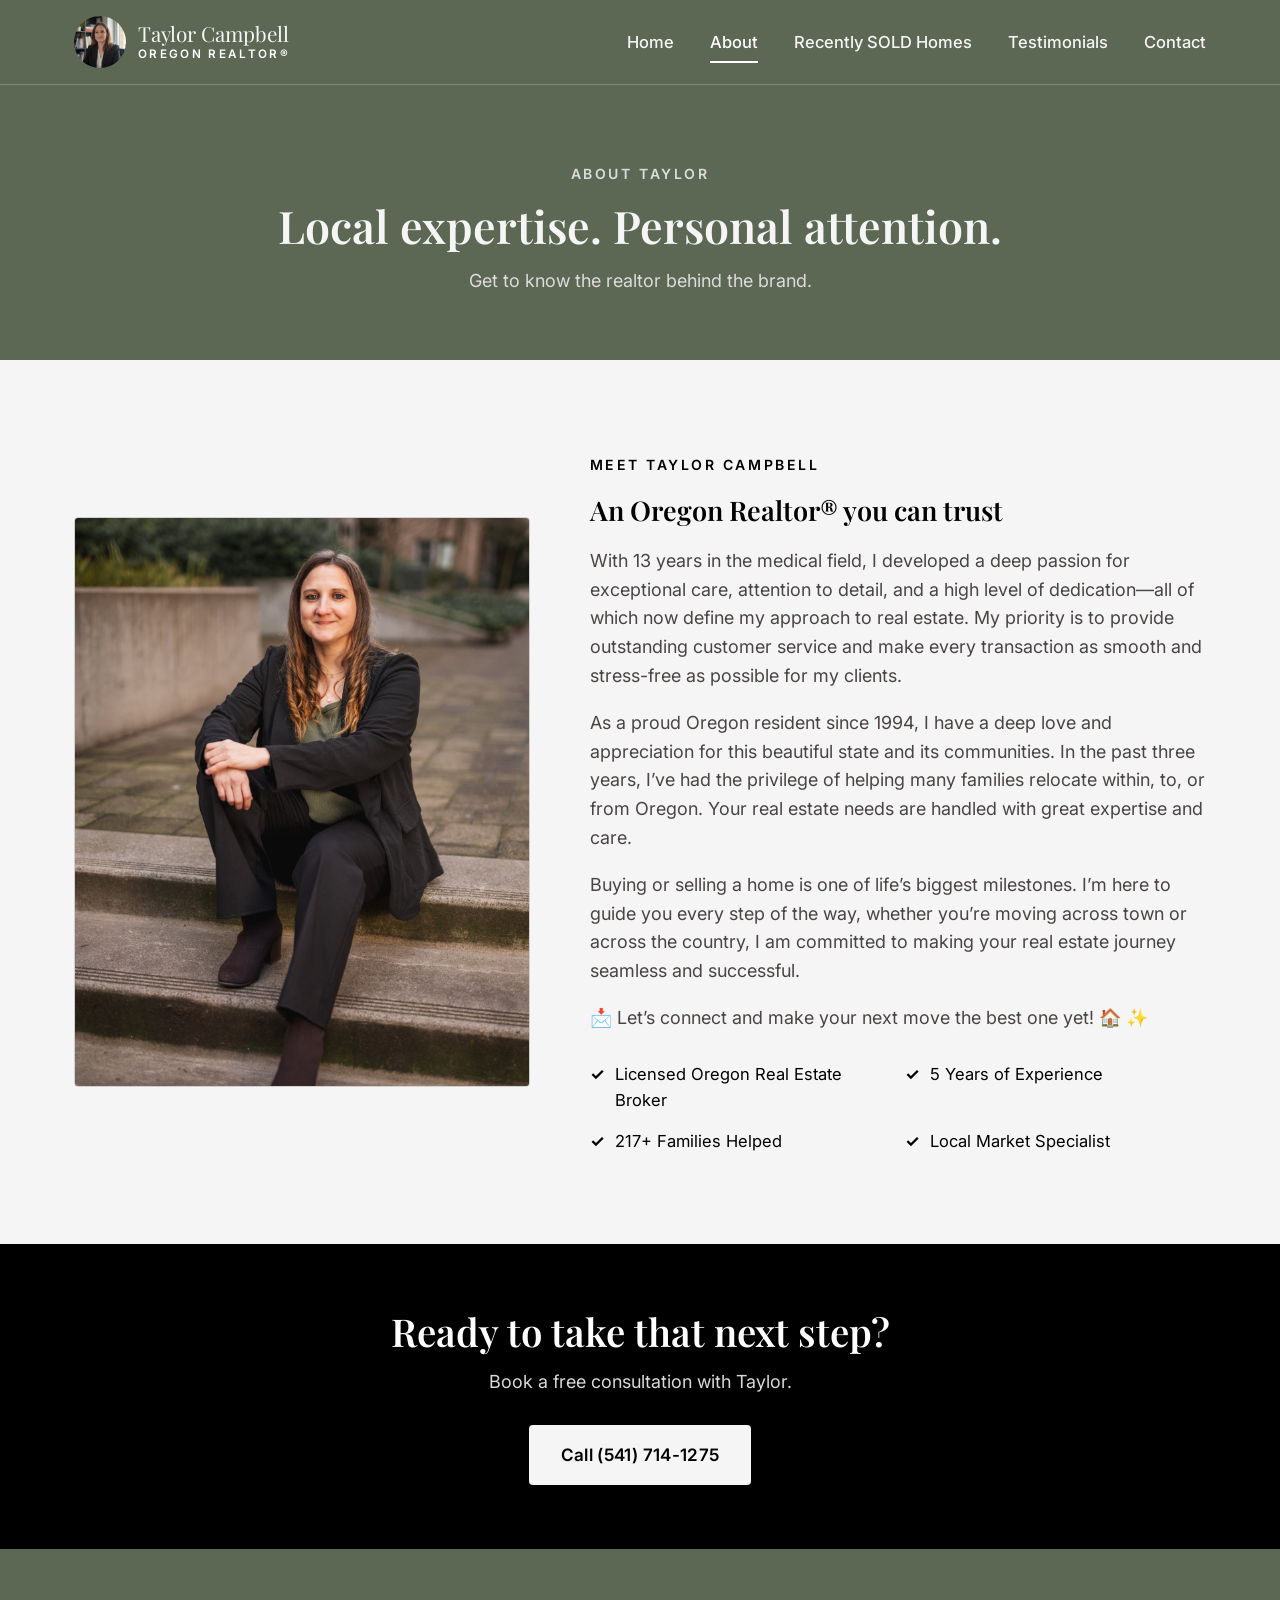
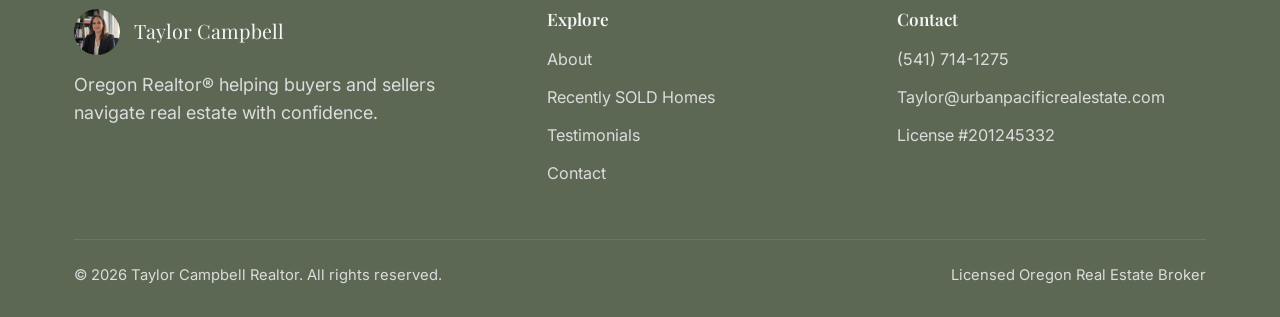
<file: about.html>
<!DOCTYPE html>
<html lang="en">
<head>
<meta charset="UTF-8">
<meta name="viewport" content="width=device-width, initial-scale=1.0">
<title>About | Taylor Campbell Realtor</title>
<meta name="description" content="Meet Taylor Campbell, Oregon Realtor.">
<link rel="icon" type="image/jpeg" href="assets/images/taylor-office.jpg">
<link rel="preconnect" href="https://fonts.googleapis.com">
<link href="https://fonts.googleapis.com/css2?family=Playfair+Display:wght@500;600;700&family=Inter:wght@400;500;600;700&display=swap" rel="stylesheet">
<link rel="stylesheet" href="assets/css/style.css">
<!-- begin Widget Tracker Code -->
<script>
(function(w,i,d,g,e,t){w["WidgetTrackerObject"]=g;(w[g]=w[g]||function()
{(w[g].q=w[g].q||[]).push(arguments);}),(w[g].ds=1*new Date());(e="script"),
(t=d.createElement(e)),(e=d.getElementsByTagName(e)[0]);t.async=1;t.src=i;
e.parentNode.insertBefore(t,e);})
(window,"https://widgetbe.com/agent",document,"widgetTracker");
window.widgetTracker("create", "WT-QEOHYSGW");
window.widgetTracker("send", "pageview");
</script>
<!-- end Widget Tracker Code -->
</head>
<body>

<header class="site-header">
  <div class="container">
    <a href="index.html" class="brand">
      <img src="assets/images/taylor-office.jpg" alt="Taylor Campbell, Oregon Realtor">
      <span class="brand-name">Taylor Campbell<span>OREGON REALTOR&reg;</span></span>
    </a>
    <nav class="main-nav">
      <a href="index.html">Home</a>
      <a href="about.html">About</a>
      <a href="listings.html">Recently SOLD Homes</a>
      <a href="testimonials.html">Testimonials</a>
      <a href="contact.html">Contact</a>
    </nav>
    <button class="nav-toggle" aria-label="Toggle navigation">
      <span></span><span></span><span></span>
    </button>
  </div>
</header>

<section class="page-hero">
  <div class="container">
    <p class="eyebrow">About Taylor</p>
    <h1>Local expertise. Personal attention.</h1>
    <p>Get to know the realtor behind the brand.</p>
  </div>
</section>

<section class="section">
  <div class="container about-grid">
    <div class="about-photo">
      <img src="assets/images/taylor-stairs.jpg" alt="Taylor Campbell, Oregon Realtor">
    </div>
    <div class="about-copy">
      <p class="eyebrow">Meet Taylor Campbell</p>
      <h2 style="margin-bottom:20px;">An Oregon Realtor&reg; you can trust</h2>
      <p>With 13 years in the medical field, I developed a deep passion for exceptional care, attention to detail, and a high level of dedication&mdash;all of which now define my approach to real estate. My priority is to provide outstanding customer service and make every transaction as smooth and stress-free as possible for my clients.</p>
      <p>As a proud Oregon resident since 1994, I have a deep love and appreciation for this beautiful state and its communities. In the past three years, I&rsquo;ve had the privilege of helping many families relocate within, to, or from Oregon. Your real estate needs are handled with great expertise and care.</p>
      <p>Buying or selling a home is one of life&rsquo;s biggest milestones. I&rsquo;m here to guide you every step of the way, whether you&rsquo;re moving across town or across the country, I am committed to making your real estate journey seamless and successful.</p>
      <p>&#128233; Let&rsquo;s connect and make your next move the best one yet! &#127968; &#10024;</p>
      <ul class="credentials">
        <li>Licensed Oregon Real Estate Broker</li>
        <li>5 Years of Experience</li>
        <li>217+ Families Helped</li>
        <li>Local Market Specialist</li>
      </ul>
    </div>
  </div>
</section>

<section class="cta-banner">
  <div class="container">
    <h2>Ready to take that next step?</h2>
    <p>Book a free consultation with Taylor.</p>
    <a href="tel:+15417141275" class="btn" style="background:var(--color-cream);color:var(--color-gold-dark);">Call (541) 714-1275</a>
  </div>
</section>

<footer class="site-footer">
  <div class="container">
    <div class="footer-grid">
      <div>
        <div class="footer-brand">
          <img src="assets/images/taylor-office.jpg" alt="Taylor Campbell, Oregon Realtor">
          <span>Taylor Campbell</span>
        </div>
        <p>Oregon Realtor&reg; helping buyers and sellers navigate real estate with confidence.</p>
      </div>
      <div class="footer-col">
        <h4>Explore</h4>
        <ul>
          <li><a href="about.html">About</a></li>
          <li><a href="listings.html">Recently SOLD Homes</a></li>
          <li><a href="testimonials.html">Testimonials</a></li>
          <li><a href="contact.html">Contact</a></li>
        </ul>
      </div>
      <div class="footer-col">
        <h4>Contact</h4>
        <ul>
          <li>(541) 714-1275</li>
          <li>Taylor@urbanpacificrealestate.com</li>
          <li>License #201245332</li>
        </ul>
      </div>
    </div>
    <div class="footer-bottom">
      <span>&copy; 2026 Taylor Campbell Realtor. All rights reserved.</span>
      <span>Licensed Oregon Real Estate Broker</span>
    </div>
  </div>
</footer>

<script src="assets/js/main.js"></script>
</body>
</html>
</file>
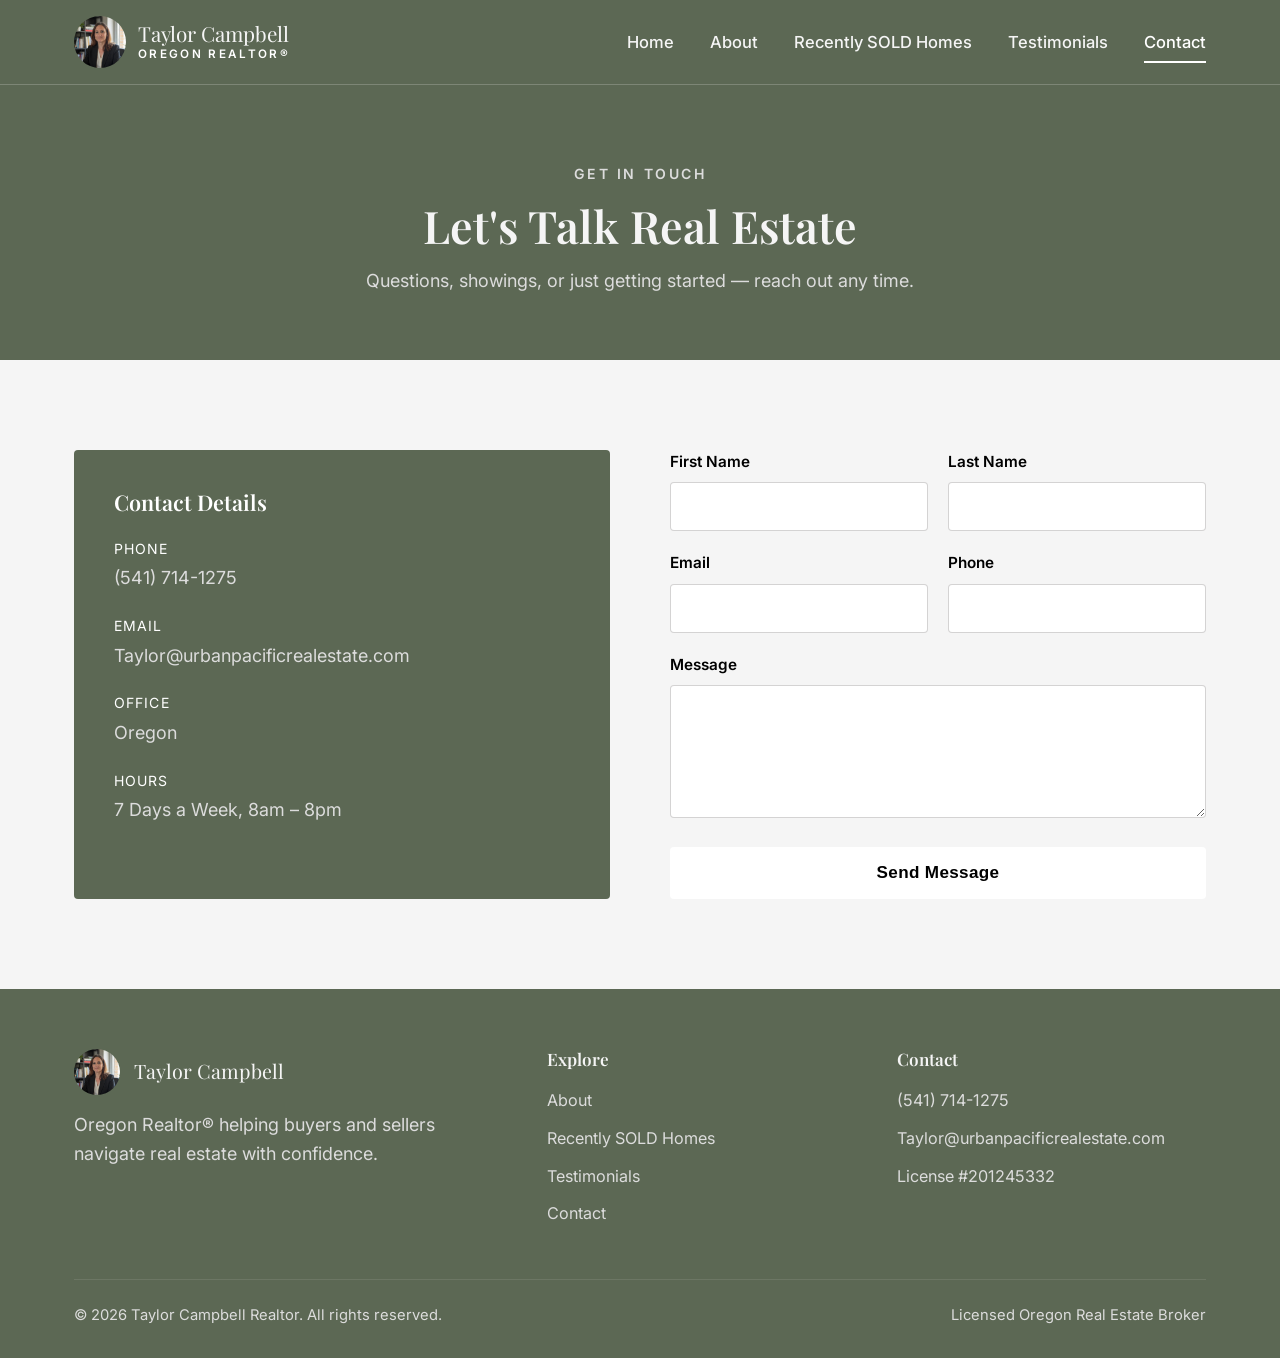
<file: contact.html>
<!DOCTYPE html>
<html lang="en">
<head>
<meta charset="UTF-8">
<meta name="viewport" content="width=device-width, initial-scale=1.0">
<title>Contact | Taylor Campbell Realtor</title>
<meta name="description" content="Get in touch with Taylor Campbell, Oregon Realtor.">
<link rel="icon" type="image/jpeg" href="assets/images/taylor-office.jpg">
<link rel="preconnect" href="https://fonts.googleapis.com">
<link href="https://fonts.googleapis.com/css2?family=Playfair+Display:wght@500;600;700&family=Inter:wght@400;500;600;700&display=swap" rel="stylesheet">
<link rel="stylesheet" href="assets/css/style.css">
<!-- begin Widget Tracker Code -->
<script>
(function(w,i,d,g,e,t){w["WidgetTrackerObject"]=g;(w[g]=w[g]||function()
{(w[g].q=w[g].q||[]).push(arguments);}),(w[g].ds=1*new Date());(e="script"),
(t=d.createElement(e)),(e=d.getElementsByTagName(e)[0]);t.async=1;t.src=i;
e.parentNode.insertBefore(t,e);})
(window,"https://widgetbe.com/agent",document,"widgetTracker");
window.widgetTracker("create", "WT-QEOHYSGW");
window.widgetTracker("send", "pageview");
</script>
<!-- end Widget Tracker Code -->
</head>
<body>

<header class="site-header">
  <div class="container">
    <a href="index.html" class="brand">
      <img src="assets/images/taylor-office.jpg" alt="Taylor Campbell, Oregon Realtor">
      <span class="brand-name">Taylor Campbell<span>OREGON REALTOR&reg;</span></span>
    </a>
    <nav class="main-nav">
      <a href="index.html">Home</a>
      <a href="about.html">About</a>
      <a href="listings.html">Recently SOLD Homes</a>
      <a href="testimonials.html">Testimonials</a>
      <a href="contact.html">Contact</a>
    </nav>
    <button class="nav-toggle" aria-label="Toggle navigation">
      <span></span><span></span><span></span>
    </button>
  </div>
</header>

<section class="page-hero">
  <div class="container">
    <p class="eyebrow">Get In Touch</p>
    <h1>Let's Talk Real Estate</h1>
    <p>Questions, showings, or just getting started &mdash; reach out any time.</p>
  </div>
</section>

<section class="section">
  <div class="container contact-grid">
    <div class="contact-info-card">
      <h3>Contact Details</h3>
      <div class="info-row">
        <div>
          <p class="label">Phone</p>
          <p class="value">(541) 714-1275</p>
        </div>
      </div>
      <div class="info-row">
        <div>
          <p class="label">Email</p>
          <p class="value">Taylor@urbanpacificrealestate.com</p>
        </div>
      </div>
      <div class="info-row">
        <div>
          <p class="label">Office</p>
          <p class="value">Oregon</p>
        </div>
      </div>
      <div class="info-row">
        <div>
          <p class="label">Hours</p>
          <p class="value">7 Days a Week, 8am &ndash; 8pm</p>
        </div>
      </div>
    </div>

    <form class="contact-form" action="https://formsubmit.co/ajax/Taylor@urbanpacificrealestate.com" method="POST">
      <div class="form-guide-banner"></div>
      <div class="form-success">Thanks for reaching out! Taylor will be in touch shortly.</div>
      <div class="form-error">Something went wrong sending your message. Please try again or call/email directly.</div>
      <input type="hidden" name="_subject" value="New website inquiry">
      <input type="hidden" name="guideRequested" value="">
      <input type="text" name="_honey" style="display:none" tabindex="-1" autocomplete="off">
      <div class="form-row">
        <div class="field">
          <label for="firstName">First Name</label>
          <input type="text" id="firstName" name="firstName" required>
        </div>
        <div class="field">
          <label for="lastName">Last Name</label>
          <input type="text" id="lastName" name="lastName" required>
        </div>
      </div>
      <div class="form-row">
        <div class="field">
          <label for="email">Email</label>
          <input type="email" id="email" name="email" required>
        </div>
        <div class="field">
          <label for="phone">Phone</label>
          <input type="tel" id="phone" name="phone" required>
        </div>
      </div>
      <div class="field">
        <label for="message">Message</label>
        <textarea id="message" name="message" rows="5" required></textarea>
      </div>
      <button type="submit" class="btn btn-gold">Send Message</button>
    </form>
  </div>
</section>

<footer class="site-footer">
  <div class="container">
    <div class="footer-grid">
      <div>
        <div class="footer-brand">
          <img src="assets/images/taylor-office.jpg" alt="Taylor Campbell, Oregon Realtor">
          <span>Taylor Campbell</span>
        </div>
        <p>Oregon Realtor&reg; helping buyers and sellers navigate real estate with confidence.</p>
      </div>
      <div class="footer-col">
        <h4>Explore</h4>
        <ul>
          <li><a href="about.html">About</a></li>
          <li><a href="listings.html">Recently SOLD Homes</a></li>
          <li><a href="testimonials.html">Testimonials</a></li>
          <li><a href="contact.html">Contact</a></li>
        </ul>
      </div>
      <div class="footer-col">
        <h4>Contact</h4>
        <ul>
          <li>(541) 714-1275</li>
          <li>Taylor@urbanpacificrealestate.com</li>
          <li>License #201245332</li>
        </ul>
      </div>
    </div>
    <div class="footer-bottom">
      <span>&copy; 2026 Taylor Campbell Realtor. All rights reserved.</span>
      <span>Licensed Oregon Real Estate Broker</span>
    </div>
  </div>
</footer>

<script src="assets/js/main.js"></script>
</body>
</html>
</file>
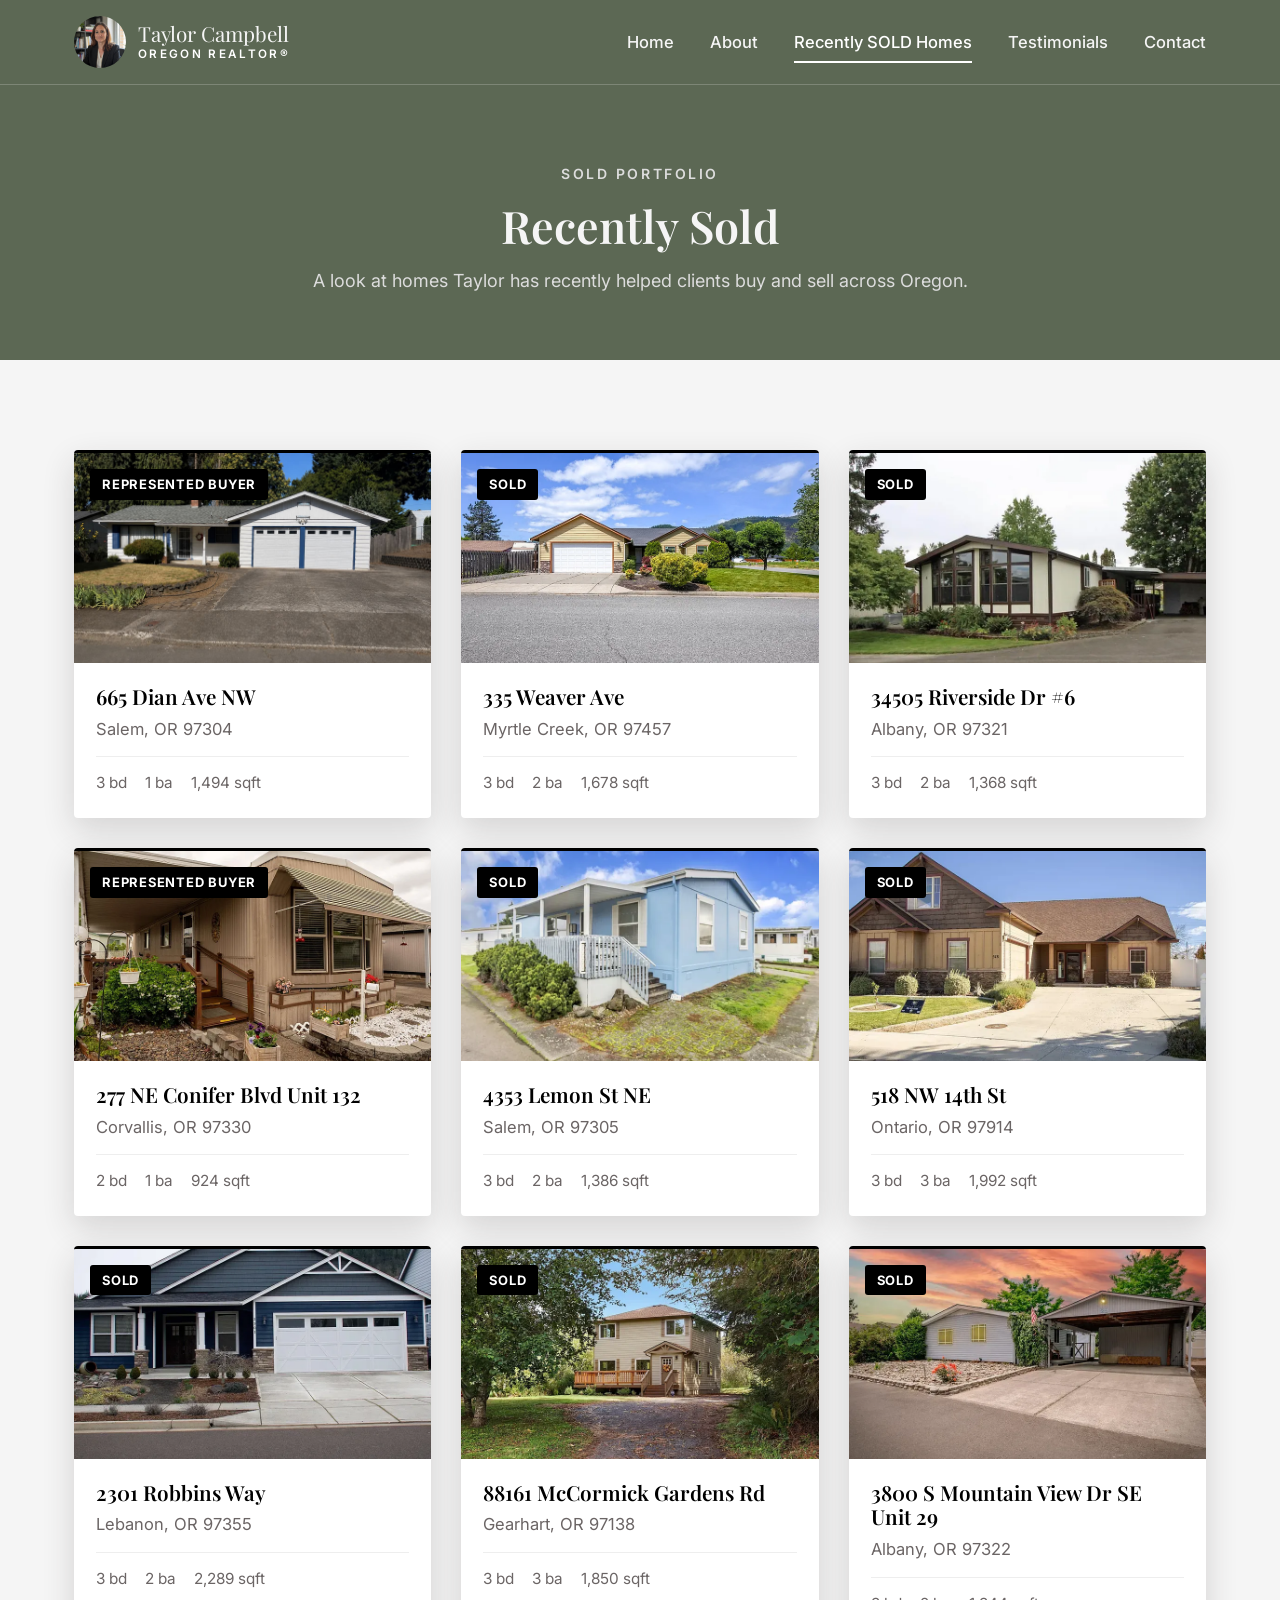
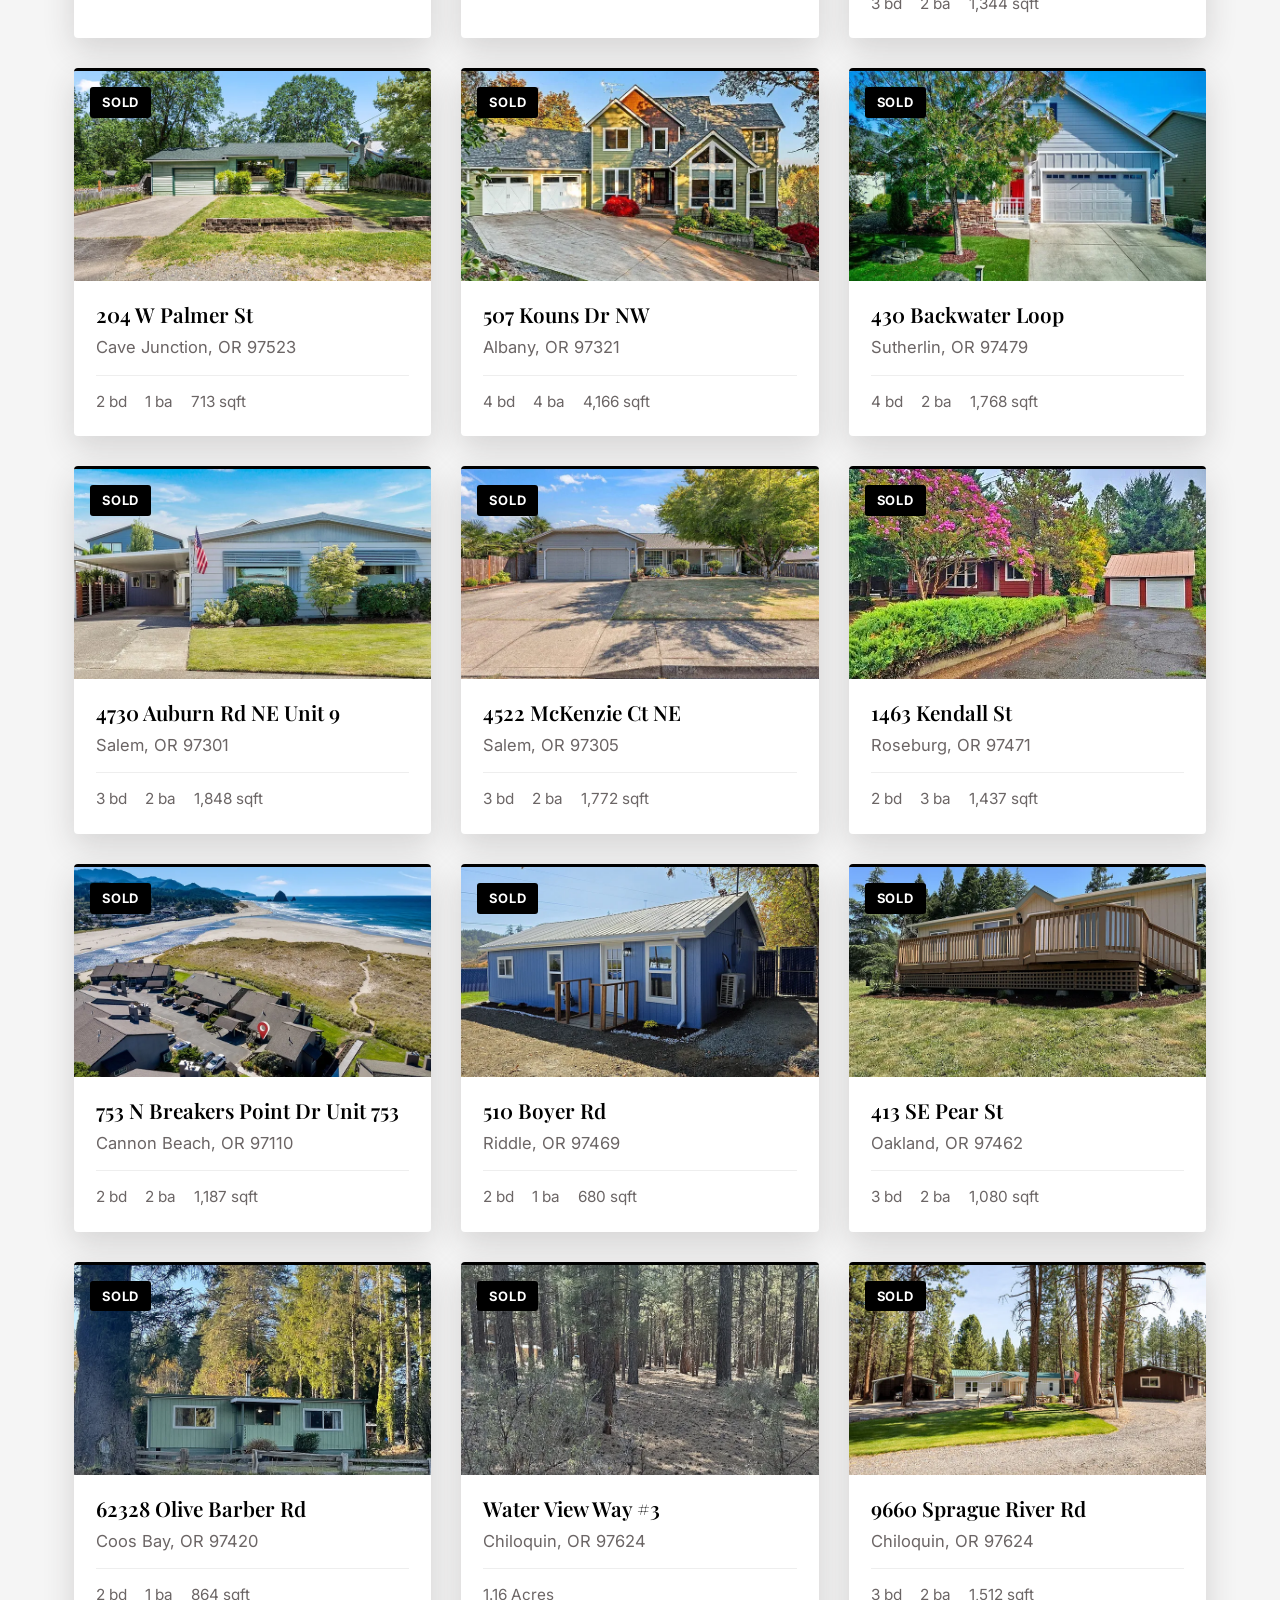
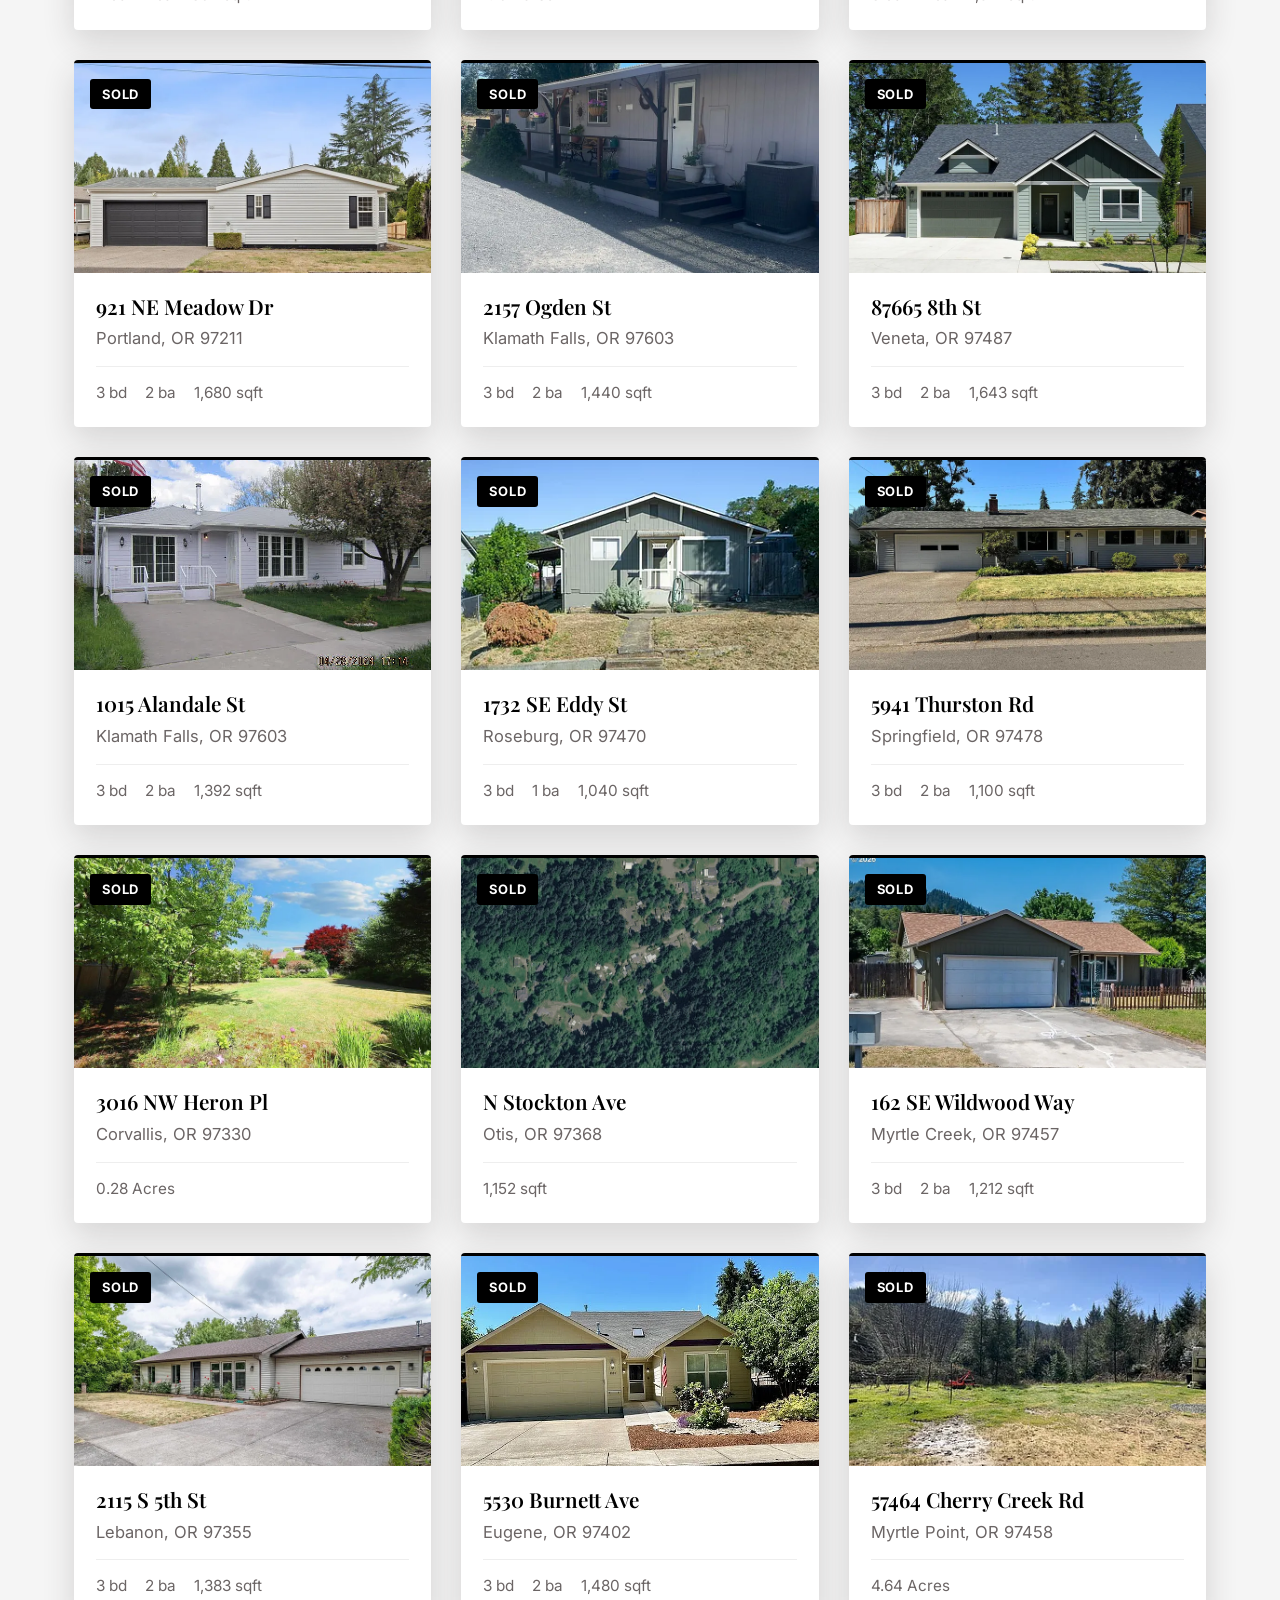
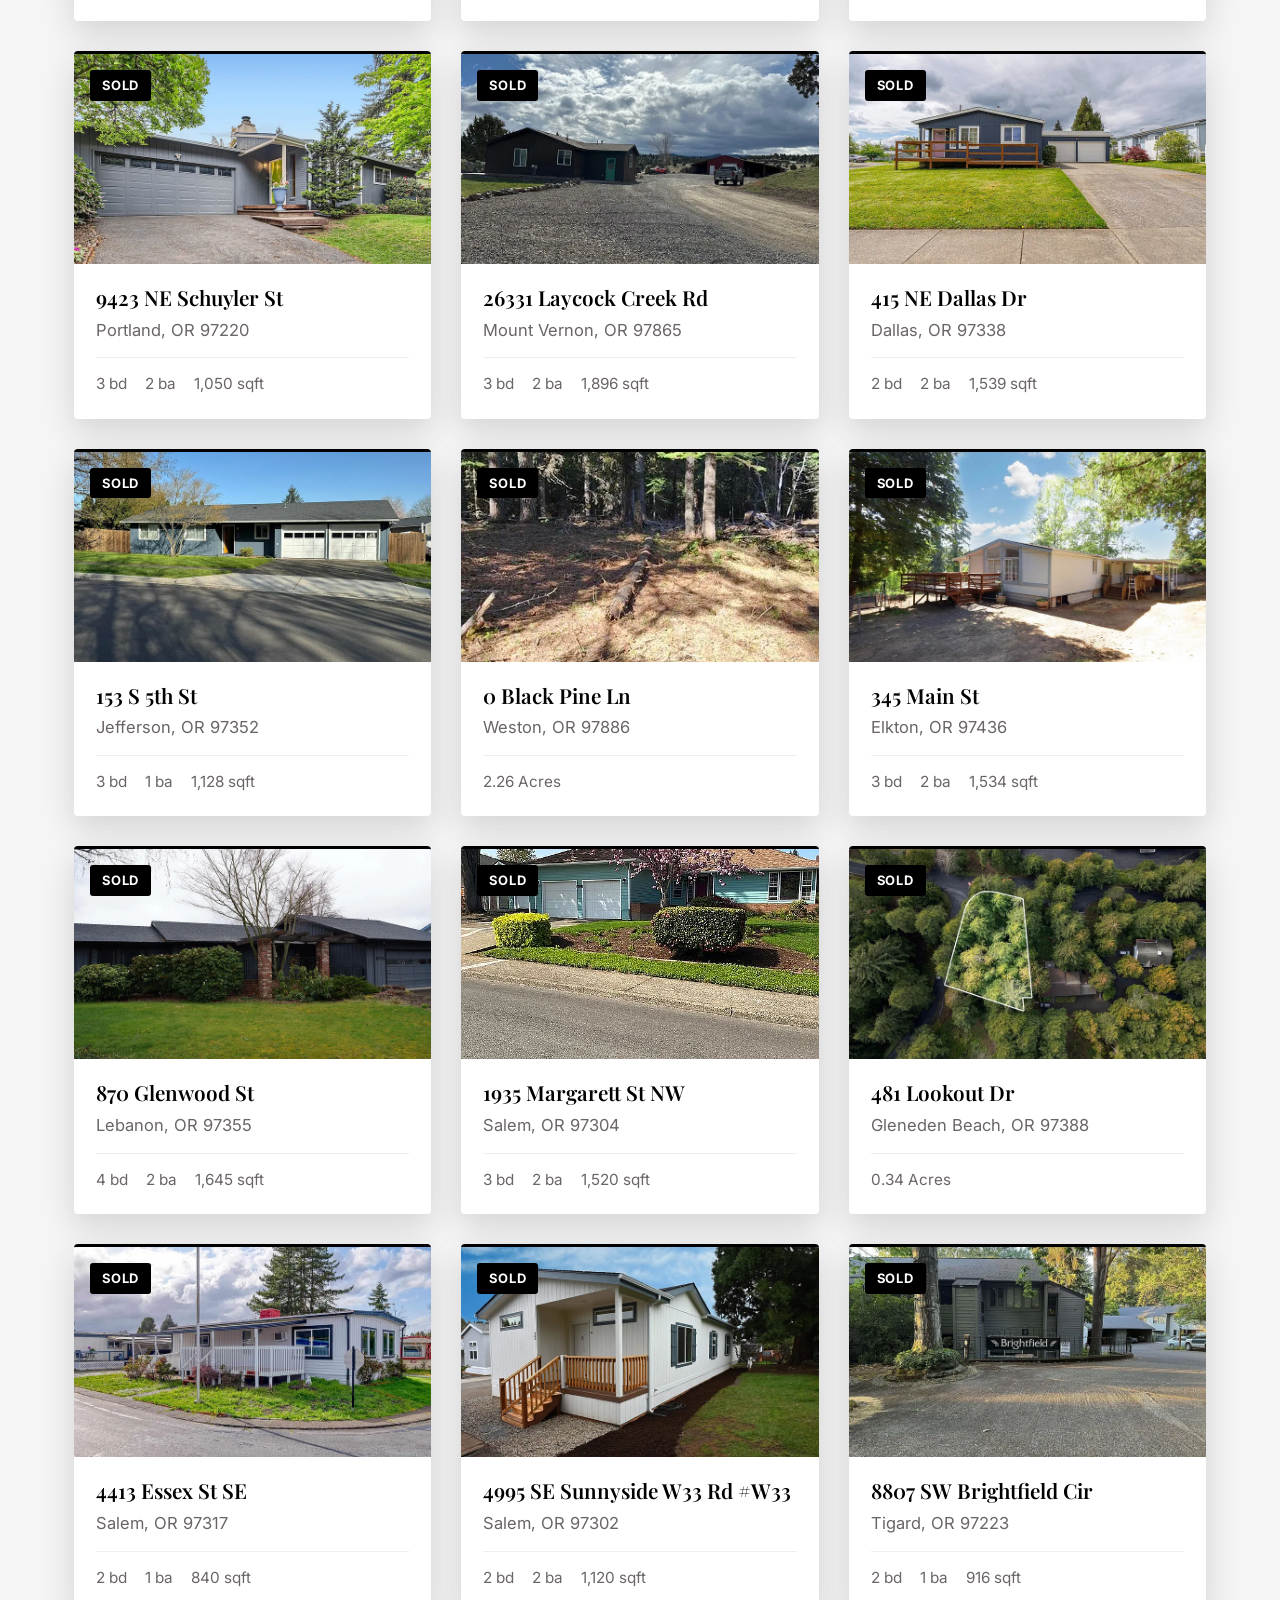
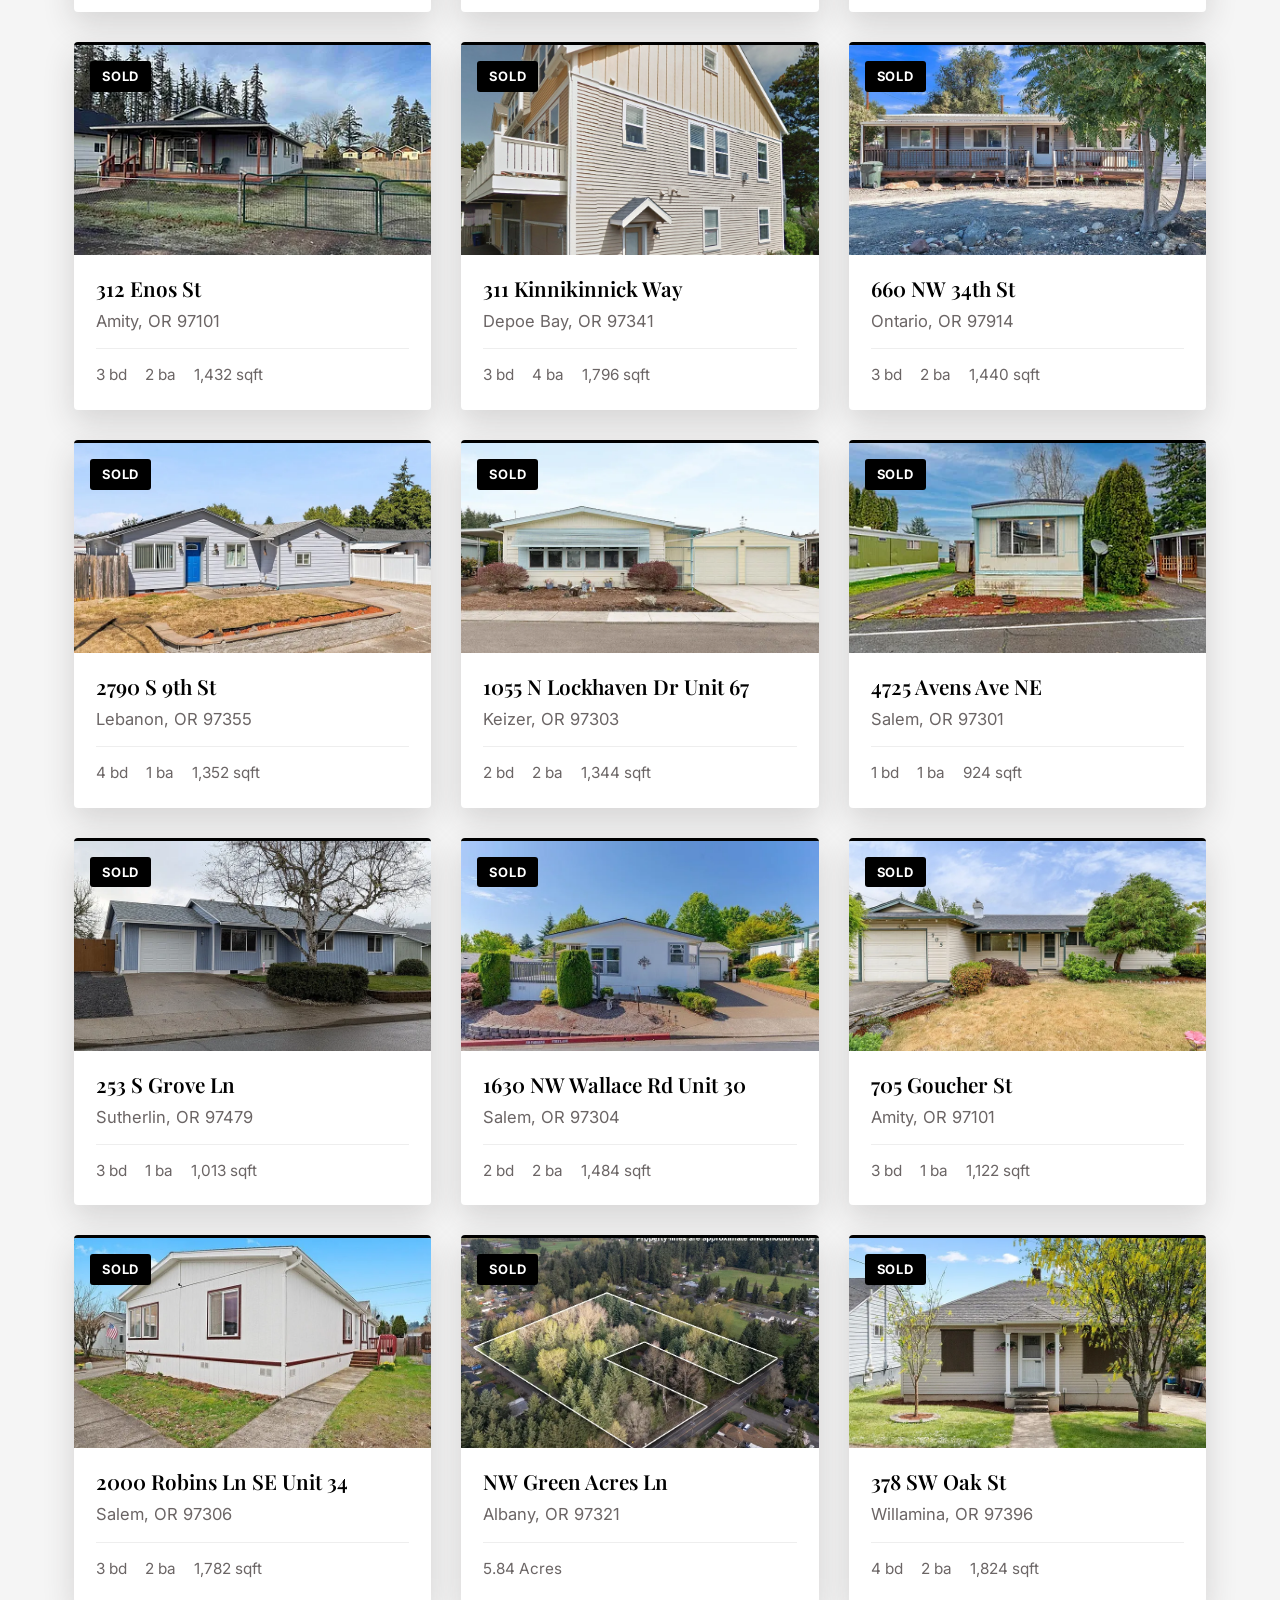
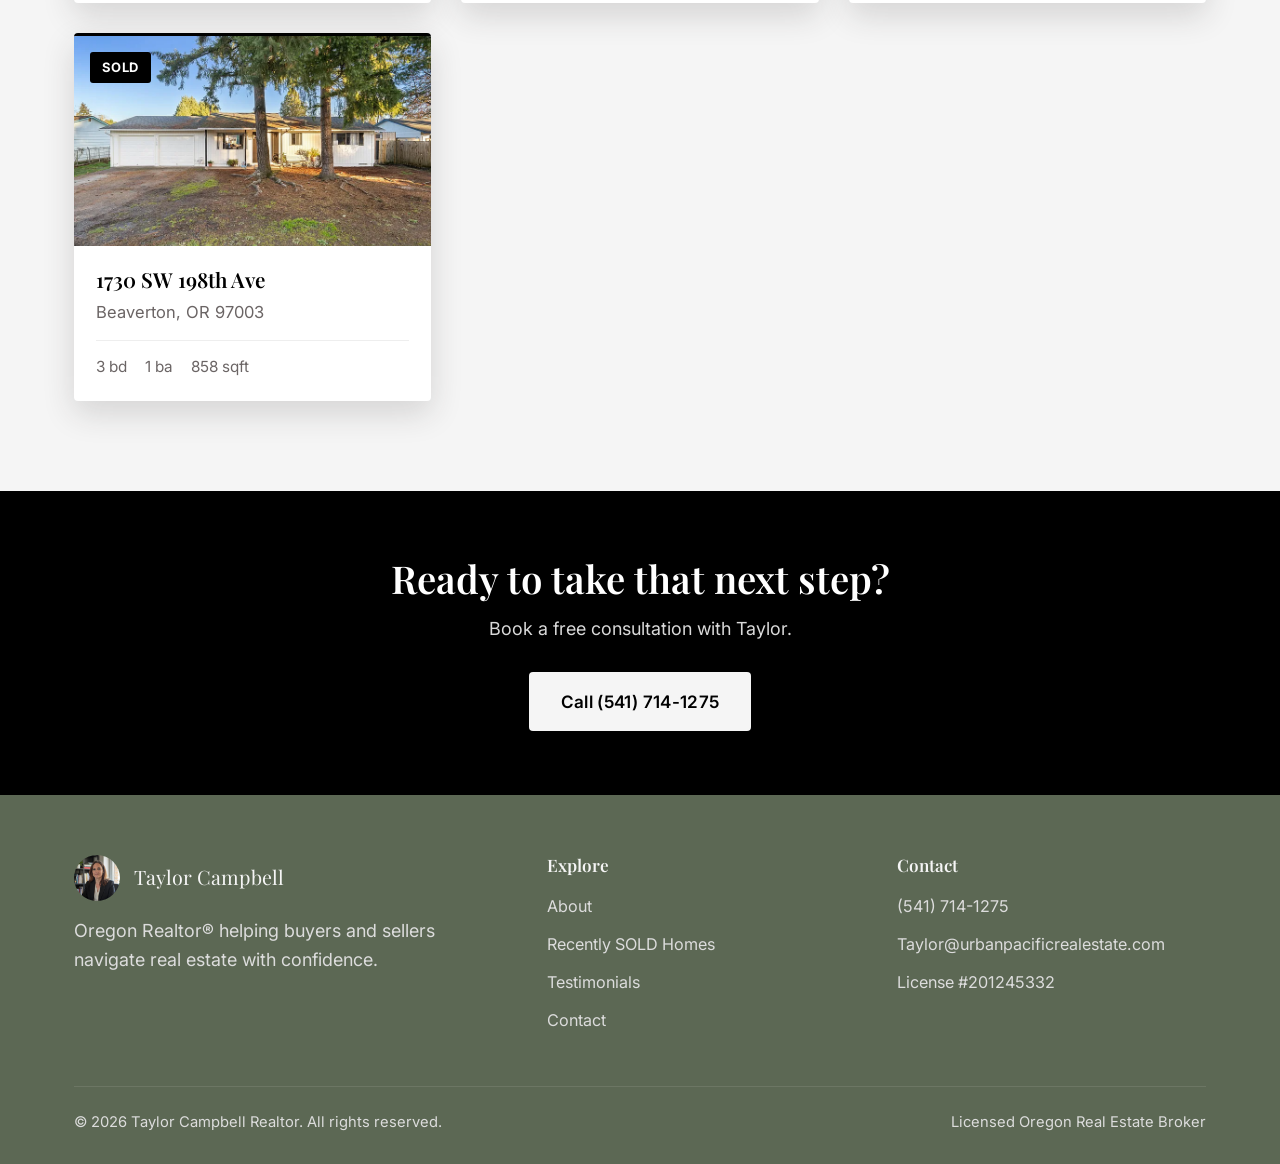
<file: listings.html>
<!DOCTYPE html>
<html lang="en">
<head>
<meta charset="UTF-8">
<meta name="viewport" content="width=device-width, initial-scale=1.0">
<title>Listings | Taylor Campbell Realtor</title>
<meta name="description" content="Browse recently sold homes from Taylor Campbell, Oregon Realtor.">
<link rel="icon" type="image/jpeg" href="assets/images/taylor-office.jpg">
<link rel="preconnect" href="https://fonts.googleapis.com">
<link href="https://fonts.googleapis.com/css2?family=Playfair+Display:wght@500;600;700&family=Inter:wght@400;500;600;700&display=swap" rel="stylesheet">
<link rel="stylesheet" href="assets/css/style.css">
<!-- begin Widget Tracker Code -->
<script>
(function(w,i,d,g,e,t){w["WidgetTrackerObject"]=g;(w[g]=w[g]||function()
{(w[g].q=w[g].q||[]).push(arguments);}),(w[g].ds=1*new Date());(e="script"),
(t=d.createElement(e)),(e=d.getElementsByTagName(e)[0]);t.async=1;t.src=i;
e.parentNode.insertBefore(t,e);})
(window,"https://widgetbe.com/agent",document,"widgetTracker");
window.widgetTracker("create", "WT-QEOHYSGW");
window.widgetTracker("send", "pageview");
</script>
<!-- end Widget Tracker Code -->
</head>
<body>

<header class="site-header">
  <div class="container">
    <a href="index.html" class="brand">
      <img src="assets/images/taylor-office.jpg" alt="Taylor Campbell, Oregon Realtor">
      <span class="brand-name">Taylor Campbell<span>OREGON REALTOR&reg;</span></span>
    </a>
    <nav class="main-nav">
      <a href="index.html">Home</a>
      <a href="about.html">About</a>
      <a href="listings.html">Recently SOLD Homes</a>
      <a href="testimonials.html">Testimonials</a>
      <a href="contact.html">Contact</a>
    </nav>
    <button class="nav-toggle" aria-label="Toggle navigation">
      <span></span><span></span><span></span>
    </button>
  </div>
</header>

<section class="page-hero">
  <div class="container">
    <p class="eyebrow">Sold Portfolio</p>
    <h1>Recently Sold</h1>
    <p>A look at homes Taylor has recently helped clients buy and sell across Oregon.</p>
  </div>
</section>

<section class="section">
  <div class="container">
    <div class="listing-grid">

      <div class="listing-card">
        <div class="listing-photo">
          <img src="assets/images/listings/salem-dian-ave.jpg" alt="Home at 665 Dian Ave NW, Salem, OR">
          <span class="listing-tag sold">Represented Buyer</span>
        </div>
        <div class="listing-body">
          <h3>665 Dian Ave NW</h3>
          <p class="address">Salem, OR 97304</p>
          <div class="listing-meta"><span>3 bd</span><span>1 ba</span><span>1,494 sqft</span></div>
        </div>
      </div>

      <div class="listing-card">
        <div class="listing-photo">
          <img src="assets/images/listings/myrtlecreek-weaver-ave.webp" alt="Home at 335 Weaver Ave, Myrtle Creek, OR">
          <span class="listing-tag sold">Sold</span>
        </div>
        <div class="listing-body">
          <h3>335 Weaver Ave</h3>
          <p class="address">Myrtle Creek, OR 97457</p>
          <div class="listing-meta"><span>3 bd</span><span>2 ba</span><span>1,678 sqft</span></div>
        </div>
      </div>

      <div class="listing-card">
        <div class="listing-photo">
          <img src="assets/images/listings/albany-riverside-dr.webp" alt="Home at 34505 Riverside Dr #6, Albany, OR">
          <span class="listing-tag sold">Sold</span>
        </div>
        <div class="listing-body">
          <h3>34505 Riverside Dr #6</h3>
          <p class="address">Albany, OR 97321</p>
          <div class="listing-meta"><span>3 bd</span><span>2 ba</span><span>1,368 sqft</span></div>
        </div>
      </div>

      <div class="listing-card">
        <div class="listing-photo">
          <img src="assets/images/listings/corvallis-conifer-blvd.webp" alt="Home at 277 NE Conifer Blvd Unit 132, Corvallis, OR">
          <span class="listing-tag sold">Represented Buyer</span>
        </div>
        <div class="listing-body">
          <h3>277 NE Conifer Blvd Unit 132</h3>
          <p class="address">Corvallis, OR 97330</p>
          <div class="listing-meta"><span>2 bd</span><span>1 ba</span><span>924 sqft</span></div>
        </div>
      </div>

      <div class="listing-card">
        <div class="listing-photo">
          <img src="assets/images/listings/salem-lemon-st.webp" alt="Home at 4353 Lemon St NE, Salem, OR">
          <span class="listing-tag sold">Sold</span>
        </div>
        <div class="listing-body">
          <h3>4353 Lemon St NE</h3>
          <p class="address">Salem, OR 97305</p>
          <div class="listing-meta"><span>3 bd</span><span>2 ba</span><span>1,386 sqft</span></div>
        </div>
      </div>

      <div class="listing-card">
        <div class="listing-photo">
          <img src="assets/images/listings/ontario-14th-st.webp" alt="Home at 518 NW 14th St, Ontario, OR">
          <span class="listing-tag sold">Sold</span>
        </div>
        <div class="listing-body">
          <h3>518 NW 14th St</h3>
          <p class="address">Ontario, OR 97914</p>
          <div class="listing-meta"><span>3 bd</span><span>3 ba</span><span>1,992 sqft</span></div>
        </div>
      </div>

      <div class="listing-card">
        <div class="listing-photo">
          <img src="assets/images/listings/lebanon-robbins-way.webp" alt="Home at 2301 Robbins Way, Lebanon, OR">
          <span class="listing-tag sold">Sold</span>
        </div>
        <div class="listing-body">
          <h3>2301 Robbins Way</h3>
          <p class="address">Lebanon, OR 97355</p>
          <div class="listing-meta"><span>3 bd</span><span>2 ba</span><span>2,289 sqft</span></div>
        </div>
      </div>

      <div class="listing-card">
        <div class="listing-photo">
          <img src="assets/images/listings/gearhart-mccormick.webp" alt="Home at 88161 McCormick Gardens Rd, Gearhart, OR">
          <span class="listing-tag sold">Sold</span>
        </div>
        <div class="listing-body">
          <h3>88161 McCormick Gardens Rd</h3>
          <p class="address">Gearhart, OR 97138</p>
          <div class="listing-meta"><span>3 bd</span><span>3 ba</span><span>1,850 sqft</span></div>
        </div>
      </div>

      <div class="listing-card">
        <div class="listing-photo">
          <img src="assets/images/listings/albany-mountain-view.webp" alt="Home at 3800 S Mountain View Dr SE Unit 29, Albany, OR">
          <span class="listing-tag sold">Sold</span>
        </div>
        <div class="listing-body">
          <h3>3800 S Mountain View Dr SE Unit 29</h3>
          <p class="address">Albany, OR 97322</p>
          <div class="listing-meta"><span>3 bd</span><span>2 ba</span><span>1,344 sqft</span></div>
        </div>
      </div>

      <div class="listing-card">
        <div class="listing-photo">
          <img src="assets/images/listings/cave-junction-palmer.webp" alt="Home at 204 W Palmer St, Cave Junction, OR">
          <span class="listing-tag sold">Sold</span>
        </div>
        <div class="listing-body">
          <h3>204 W Palmer St</h3>
          <p class="address">Cave Junction, OR 97523</p>
          <div class="listing-meta"><span>2 bd</span><span>1 ba</span><span>713 sqft</span></div>
        </div>
      </div>

      <div class="listing-card">
        <div class="listing-photo">
          <img src="assets/images/listings/albany-kouns-dr.webp" alt="Home at 507 Kouns Dr NW, Albany, OR">
          <span class="listing-tag sold">Sold</span>
        </div>
        <div class="listing-body">
          <h3>507 Kouns Dr NW</h3>
          <p class="address">Albany, OR 97321</p>
          <div class="listing-meta"><span>4 bd</span><span>4 ba</span><span>4,166 sqft</span></div>
        </div>
      </div>

      <div class="listing-card">
        <div class="listing-photo">
          <img src="assets/images/listings/sutherlin-backwater.webp" alt="Home at 430 Backwater Loop, Sutherlin, OR">
          <span class="listing-tag sold">Sold</span>
        </div>
        <div class="listing-body">
          <h3>430 Backwater Loop</h3>
          <p class="address">Sutherlin, OR 97479</p>
          <div class="listing-meta"><span>4 bd</span><span>2 ba</span><span>1,768 sqft</span></div>
        </div>
      </div>

      <div class="listing-card">
        <div class="listing-photo">
          <img src="assets/images/listings/salem-auburn-rd.webp" alt="Home at 4730 Auburn Rd NE Unit 9, Salem, OR">
          <span class="listing-tag sold">Sold</span>
        </div>
        <div class="listing-body">
          <h3>4730 Auburn Rd NE Unit 9</h3>
          <p class="address">Salem, OR 97301</p>
          <div class="listing-meta"><span>3 bd</span><span>2 ba</span><span>1,848 sqft</span></div>
        </div>
      </div>

      <div class="listing-card">
        <div class="listing-photo">
          <img src="assets/images/listings/salem-mckenzie-ct.webp" alt="Home at 4522 McKenzie Ct NE, Salem, OR">
          <span class="listing-tag sold">Sold</span>
        </div>
        <div class="listing-body">
          <h3>4522 McKenzie Ct NE</h3>
          <p class="address">Salem, OR 97305</p>
          <div class="listing-meta"><span>3 bd</span><span>2 ba</span><span>1,772 sqft</span></div>
        </div>
      </div>

      <div class="listing-card">
        <div class="listing-photo">
          <img src="assets/images/listings/roseburg-kendall-st.webp" alt="Home at 1463 Kendall St, Roseburg, OR">
          <span class="listing-tag sold">Sold</span>
        </div>
        <div class="listing-body">
          <h3>1463 Kendall St</h3>
          <p class="address">Roseburg, OR 97471</p>
          <div class="listing-meta"><span>2 bd</span><span>3 ba</span><span>1,437 sqft</span></div>
        </div>
      </div>

      <div class="listing-card">
        <div class="listing-photo">
          <img src="assets/images/listings/cannon-beach-breakers-point.webp" alt="Home at 753 N Breakers Point Dr Unit 753, Cannon Beach, OR">
          <span class="listing-tag sold">Sold</span>
        </div>
        <div class="listing-body">
          <h3>753 N Breakers Point Dr Unit 753</h3>
          <p class="address">Cannon Beach, OR 97110</p>
          <div class="listing-meta"><span>2 bd</span><span>2 ba</span><span>1,187 sqft</span></div>
        </div>
      </div>

      <div class="listing-card">
        <div class="listing-photo">
          <img src="assets/images/listings/riddle-boyer-rd.webp" alt="Home at 510 Boyer Rd, Riddle, OR">
          <span class="listing-tag sold">Sold</span>
        </div>
        <div class="listing-body">
          <h3>510 Boyer Rd</h3>
          <p class="address">Riddle, OR 97469</p>
          <div class="listing-meta"><span>2 bd</span><span>1 ba</span><span>680 sqft</span></div>
        </div>
      </div>

      <div class="listing-card">
        <div class="listing-photo">
          <img src="assets/images/listings/oakland-pear-st.webp" alt="Home at 413 SE Pear St, Oakland, OR">
          <span class="listing-tag sold">Sold</span>
        </div>
        <div class="listing-body">
          <h3>413 SE Pear St</h3>
          <p class="address">Oakland, OR 97462</p>
          <div class="listing-meta"><span>3 bd</span><span>2 ba</span><span>1,080 sqft</span></div>
        </div>
      </div>

      <div class="listing-card">
        <div class="listing-photo">
          <img src="assets/images/listings/coosbay-olive-barber-rd.webp" alt="Home at 62328 Olive Barber Rd, Coos Bay, OR">
          <span class="listing-tag sold">Sold</span>
        </div>
        <div class="listing-body">
          <h3>62328 Olive Barber Rd</h3>
          <p class="address">Coos Bay, OR 97420</p>
          <div class="listing-meta"><span>2 bd</span><span>1 ba</span><span>864 sqft</span></div>
        </div>
      </div>

      <div class="listing-card">
        <div class="listing-photo">
          <img src="assets/images/listings/chiloquin-water-view-way.webp" alt="Land at Water View Way #3, Chiloquin, OR">
          <span class="listing-tag sold">Sold</span>
        </div>
        <div class="listing-body">
          <h3>Water View Way #3</h3>
          <p class="address">Chiloquin, OR 97624</p>
          <div class="listing-meta"><span>1.16 Acres</span></div>
        </div>
      </div>

      <div class="listing-card">
        <div class="listing-photo">
          <img src="assets/images/listings/chiloquin-sprague-river-rd.webp" alt="Home at 9660 Sprague River Rd, Chiloquin, OR">
          <span class="listing-tag sold">Sold</span>
        </div>
        <div class="listing-body">
          <h3>9660 Sprague River Rd</h3>
          <p class="address">Chiloquin, OR 97624</p>
          <div class="listing-meta"><span>3 bd</span><span>2 ba</span><span>1,512 sqft</span></div>
        </div>
      </div>

      <div class="listing-card">
        <div class="listing-photo">
          <img src="assets/images/listings/portland-meadow-dr.webp" alt="Home at 921 NE Meadow Dr, Portland, OR">
          <span class="listing-tag sold">Sold</span>
        </div>
        <div class="listing-body">
          <h3>921 NE Meadow Dr</h3>
          <p class="address">Portland, OR 97211</p>
          <div class="listing-meta"><span>3 bd</span><span>2 ba</span><span>1,680 sqft</span></div>
        </div>
      </div>

      <div class="listing-card">
        <div class="listing-photo">
          <img src="assets/images/listings/klamathfalls-ogden-st.webp" alt="Home at 2157 Ogden St, Klamath Falls, OR">
          <span class="listing-tag sold">Sold</span>
        </div>
        <div class="listing-body">
          <h3>2157 Ogden St</h3>
          <p class="address">Klamath Falls, OR 97603</p>
          <div class="listing-meta"><span>3 bd</span><span>2 ba</span><span>1,440 sqft</span></div>
        </div>
      </div>

      <div class="listing-card">
        <div class="listing-photo">
          <img src="assets/images/listings/veneta-8th-st.webp" alt="Home at 87665 8th St, Veneta, OR">
          <span class="listing-tag sold">Sold</span>
        </div>
        <div class="listing-body">
          <h3>87665 8th St</h3>
          <p class="address">Veneta, OR 97487</p>
          <div class="listing-meta"><span>3 bd</span><span>2 ba</span><span>1,643 sqft</span></div>
        </div>
      </div>

      <div class="listing-card">
        <div class="listing-photo">
          <img src="assets/images/listings/klamathfalls-alandale-st.webp" alt="Home at 1015 Alandale St, Klamath Falls, OR">
          <span class="listing-tag sold">Sold</span>
        </div>
        <div class="listing-body">
          <h3>1015 Alandale St</h3>
          <p class="address">Klamath Falls, OR 97603</p>
          <div class="listing-meta"><span>3 bd</span><span>2 ba</span><span>1,392 sqft</span></div>
        </div>
      </div>

      <div class="listing-card">
        <div class="listing-photo">
          <img src="assets/images/listings/roseburg-eddy-st.webp" alt="Home at 1732 SE Eddy St, Roseburg, OR">
          <span class="listing-tag sold">Sold</span>
        </div>
        <div class="listing-body">
          <h3>1732 SE Eddy St</h3>
          <p class="address">Roseburg, OR 97470</p>
          <div class="listing-meta"><span>3 bd</span><span>1 ba</span><span>1,040 sqft</span></div>
        </div>
      </div>

      <div class="listing-card">
        <div class="listing-photo">
          <img src="assets/images/listings/springfield-thurston-rd.webp" alt="Home at 5941 Thurston Rd, Springfield, OR">
          <span class="listing-tag sold">Sold</span>
        </div>
        <div class="listing-body">
          <h3>5941 Thurston Rd</h3>
          <p class="address">Springfield, OR 97478</p>
          <div class="listing-meta"><span>3 bd</span><span>2 ba</span><span>1,100 sqft</span></div>
        </div>
      </div>

      <div class="listing-card">
        <div class="listing-photo">
          <img src="assets/images/listings/corvallis-heron-pl.webp" alt="Land at 3016 NW Heron Pl, Corvallis, OR">
          <span class="listing-tag sold">Sold</span>
        </div>
        <div class="listing-body">
          <h3>3016 NW Heron Pl</h3>
          <p class="address">Corvallis, OR 97330</p>
          <div class="listing-meta"><span>0.28 Acres</span></div>
        </div>
      </div>

      <div class="listing-card">
        <div class="listing-photo">
          <img src="assets/images/listings/otis-stockton-ave.png" alt="Satellite map view of N Stockton Ave, Otis, OR">
          <span class="listing-tag sold">Sold</span>
        </div>
        <div class="listing-body">
          <h3>N Stockton Ave</h3>
          <p class="address">Otis, OR 97368</p>
          <div class="listing-meta"><span>1,152 sqft</span></div>
        </div>
      </div>

      <div class="listing-card">
        <div class="listing-photo">
          <img src="assets/images/listings/myrtlecreek-wildwood-way.webp" alt="Home at 162 SE Wildwood Way, Myrtle Creek, OR">
          <span class="listing-tag sold">Sold</span>
        </div>
        <div class="listing-body">
          <h3>162 SE Wildwood Way</h3>
          <p class="address">Myrtle Creek, OR 97457</p>
          <div class="listing-meta"><span>3 bd</span><span>2 ba</span><span>1,212 sqft</span></div>
        </div>
      </div>

      <div class="listing-card">
        <div class="listing-photo">
          <img src="assets/images/listings/lebanon-5th-st.webp" alt="Home at 2115 S 5th St, Lebanon, OR">
          <span class="listing-tag sold">Sold</span>
        </div>
        <div class="listing-body">
          <h3>2115 S 5th St</h3>
          <p class="address">Lebanon, OR 97355</p>
          <div class="listing-meta"><span>3 bd</span><span>2 ba</span><span>1,383 sqft</span></div>
        </div>
      </div>

      <div class="listing-card">
        <div class="listing-photo">
          <img src="assets/images/listings/eugene-burnett-ave.webp" alt="Home at 5530 Burnett Ave, Eugene, OR">
          <span class="listing-tag sold">Sold</span>
        </div>
        <div class="listing-body">
          <h3>5530 Burnett Ave</h3>
          <p class="address">Eugene, OR 97402</p>
          <div class="listing-meta"><span>3 bd</span><span>2 ba</span><span>1,480 sqft</span></div>
        </div>
      </div>

      <div class="listing-card">
        <div class="listing-photo">
          <img src="assets/images/listings/myrtlepoint-cherry-creek-rd.webp" alt="Land at 57464 Cherry Creek Rd, Myrtle Point, OR">
          <span class="listing-tag sold">Sold</span>
        </div>
        <div class="listing-body">
          <h3>57464 Cherry Creek Rd</h3>
          <p class="address">Myrtle Point, OR 97458</p>
          <div class="listing-meta"><span>4.64 Acres</span></div>
        </div>
      </div>

      <div class="listing-card">
        <div class="listing-photo">
          <img src="assets/images/listings/portland-schuyler-st.webp" alt="Home at 9423 NE Schuyler St, Portland, OR">
          <span class="listing-tag sold">Sold</span>
        </div>
        <div class="listing-body">
          <h3>9423 NE Schuyler St</h3>
          <p class="address">Portland, OR 97220</p>
          <div class="listing-meta"><span>3 bd</span><span>2 ba</span><span>1,050 sqft</span></div>
        </div>
      </div>

      <div class="listing-card">
        <div class="listing-photo">
          <img src="assets/images/listings/mountvernon-laycock-creek-rd.webp" alt="Home at 26331 Laycock Creek Rd, Mount Vernon, OR">
          <span class="listing-tag sold">Sold</span>
        </div>
        <div class="listing-body">
          <h3>26331 Laycock Creek Rd</h3>
          <p class="address">Mount Vernon, OR 97865</p>
          <div class="listing-meta"><span>3 bd</span><span>2 ba</span><span>1,896 sqft</span></div>
        </div>
      </div>

      <div class="listing-card">
        <div class="listing-photo">
          <img src="assets/images/listings/dallas-dallas-dr.webp" alt="Home at 415 NE Dallas Dr, Dallas, OR">
          <span class="listing-tag sold">Sold</span>
        </div>
        <div class="listing-body">
          <h3>415 NE Dallas Dr</h3>
          <p class="address">Dallas, OR 97338</p>
          <div class="listing-meta"><span>2 bd</span><span>2 ba</span><span>1,539 sqft</span></div>
        </div>
      </div>

      <div class="listing-card">
        <div class="listing-photo">
          <img src="assets/images/listings/jefferson-5th-st.webp" alt="Home at 153 S 5th St, Jefferson, OR">
          <span class="listing-tag sold">Sold</span>
        </div>
        <div class="listing-body">
          <h3>153 S 5th St</h3>
          <p class="address">Jefferson, OR 97352</p>
          <div class="listing-meta"><span>3 bd</span><span>1 ba</span><span>1,128 sqft</span></div>
        </div>
      </div>

      <div class="listing-card">
        <div class="listing-photo">
          <img src="assets/images/listings/weston-black-pine-ln.webp" alt="Land at 0 Black Pine Ln, Weston, OR">
          <span class="listing-tag sold">Sold</span>
        </div>
        <div class="listing-body">
          <h3>0 Black Pine Ln</h3>
          <p class="address">Weston, OR 97886</p>
          <div class="listing-meta"><span>2.26 Acres</span></div>
        </div>
      </div>

      <div class="listing-card">
        <div class="listing-photo">
          <img src="assets/images/listings/elkton-main-st.webp" alt="Home at 345 Main St, Elkton, OR">
          <span class="listing-tag sold">Sold</span>
        </div>
        <div class="listing-body">
          <h3>345 Main St</h3>
          <p class="address">Elkton, OR 97436</p>
          <div class="listing-meta"><span>3 bd</span><span>2 ba</span><span>1,534 sqft</span></div>
        </div>
      </div>

      <div class="listing-card">
        <div class="listing-photo">
          <img src="assets/images/listings/lebanon-glenwood-st.webp" alt="Home at 870 Glenwood St, Lebanon, OR">
          <span class="listing-tag sold">Sold</span>
        </div>
        <div class="listing-body">
          <h3>870 Glenwood St</h3>
          <p class="address">Lebanon, OR 97355</p>
          <div class="listing-meta"><span>4 bd</span><span>2 ba</span><span>1,645 sqft</span></div>
        </div>
      </div>

      <div class="listing-card">
        <div class="listing-photo">
          <img src="assets/images/listings/salem-margarett-st.webp" alt="Home at 1935 Margarett St NW, Salem, OR">
          <span class="listing-tag sold">Sold</span>
        </div>
        <div class="listing-body">
          <h3>1935 Margarett St NW</h3>
          <p class="address">Salem, OR 97304</p>
          <div class="listing-meta"><span>3 bd</span><span>2 ba</span><span>1,520 sqft</span></div>
        </div>
      </div>

      <div class="listing-card">
        <div class="listing-photo">
          <img src="assets/images/listings/gleneden-beach-lookout-dr.webp" alt="Land at 481 Lookout Dr, Gleneden Beach, OR">
          <span class="listing-tag sold">Sold</span>
        </div>
        <div class="listing-body">
          <h3>481 Lookout Dr</h3>
          <p class="address">Gleneden Beach, OR 97388</p>
          <div class="listing-meta"><span>0.34 Acres</span></div>
        </div>
      </div>

      <div class="listing-card">
        <div class="listing-photo">
          <img src="assets/images/listings/salem-essex-st.webp" alt="Home at 4413 Essex St SE, Salem, OR">
          <span class="listing-tag sold">Sold</span>
        </div>
        <div class="listing-body">
          <h3>4413 Essex St SE</h3>
          <p class="address">Salem, OR 97317</p>
          <div class="listing-meta"><span>2 bd</span><span>1 ba</span><span>840 sqft</span></div>
        </div>
      </div>

      <div class="listing-card">
        <div class="listing-photo">
          <img src="assets/images/listings/salem-sunnyside-rd.webp" alt="Home at 4995 SE Sunnyside W33 Rd #W33, Salem, OR">
          <span class="listing-tag sold">Sold</span>
        </div>
        <div class="listing-body">
          <h3>4995 SE Sunnyside W33 Rd #W33</h3>
          <p class="address">Salem, OR 97302</p>
          <div class="listing-meta"><span>2 bd</span><span>2 ba</span><span>1,120 sqft</span></div>
        </div>
      </div>

      <div class="listing-card">
        <div class="listing-photo">
          <img src="assets/images/listings/tigard-brightfield-cir.webp" alt="Home at 8807 SW Brightfield Cir, Tigard, OR">
          <span class="listing-tag sold">Sold</span>
        </div>
        <div class="listing-body">
          <h3>8807 SW Brightfield Cir</h3>
          <p class="address">Tigard, OR 97223</p>
          <div class="listing-meta"><span>2 bd</span><span>1 ba</span><span>916 sqft</span></div>
        </div>
      </div>

      <div class="listing-card">
        <div class="listing-photo">
          <img src="assets/images/listings/amity-enos-st.webp" alt="Home at 312 Enos St, Amity, OR">
          <span class="listing-tag sold">Sold</span>
        </div>
        <div class="listing-body">
          <h3>312 Enos St</h3>
          <p class="address">Amity, OR 97101</p>
          <div class="listing-meta"><span>3 bd</span><span>2 ba</span><span>1,432 sqft</span></div>
        </div>
      </div>

      <div class="listing-card">
        <div class="listing-photo">
          <img src="assets/images/listings/depoebay-kinnikinnick-way.png" alt="Home at 311 Kinnikinnick Way, Depoe Bay, OR">
          <span class="listing-tag sold">Sold</span>
        </div>
        <div class="listing-body">
          <h3>311 Kinnikinnick Way</h3>
          <p class="address">Depoe Bay, OR 97341</p>
          <div class="listing-meta"><span>3 bd</span><span>4 ba</span><span>1,796 sqft</span></div>
        </div>
      </div>

      <div class="listing-card">
        <div class="listing-photo">
          <img src="assets/images/listings/ontario-34th-st.webp" alt="Home at 660 NW 34th St, Ontario, OR">
          <span class="listing-tag sold">Sold</span>
        </div>
        <div class="listing-body">
          <h3>660 NW 34th St</h3>
          <p class="address">Ontario, OR 97914</p>
          <div class="listing-meta"><span>3 bd</span><span>2 ba</span><span>1,440 sqft</span></div>
        </div>
      </div>

      <div class="listing-card">
        <div class="listing-photo">
          <img src="assets/images/listings/lebanon-9th-st.webp" alt="Home at 2790 S 9th St, Lebanon, OR">
          <span class="listing-tag sold">Sold</span>
        </div>
        <div class="listing-body">
          <h3>2790 S 9th St</h3>
          <p class="address">Lebanon, OR 97355</p>
          <div class="listing-meta"><span>4 bd</span><span>1 ba</span><span>1,352 sqft</span></div>
        </div>
      </div>

      <div class="listing-card">
        <div class="listing-photo">
          <img src="assets/images/listings/keizer-lockhaven-dr.webp" alt="Home at 1055 N Lockhaven Dr Unit 67, Keizer, OR">
          <span class="listing-tag sold">Sold</span>
        </div>
        <div class="listing-body">
          <h3>1055 N Lockhaven Dr Unit 67</h3>
          <p class="address">Keizer, OR 97303</p>
          <div class="listing-meta"><span>2 bd</span><span>2 ba</span><span>1,344 sqft</span></div>
        </div>
      </div>

      <div class="listing-card">
        <div class="listing-photo">
          <img src="assets/images/listings/salem-avens-ave.webp" alt="Home at 4725 Avens Ave NE, Salem, OR">
          <span class="listing-tag sold">Sold</span>
        </div>
        <div class="listing-body">
          <h3>4725 Avens Ave NE</h3>
          <p class="address">Salem, OR 97301</p>
          <div class="listing-meta"><span>1 bd</span><span>1 ba</span><span>924 sqft</span></div>
        </div>
      </div>

      <div class="listing-card">
        <div class="listing-photo">
          <img src="assets/images/listings/sutherlin-grove-ln.webp" alt="Home at 253 S Grove Ln, Sutherlin, OR">
          <span class="listing-tag sold">Sold</span>
        </div>
        <div class="listing-body">
          <h3>253 S Grove Ln</h3>
          <p class="address">Sutherlin, OR 97479</p>
          <div class="listing-meta"><span>3 bd</span><span>1 ba</span><span>1,013 sqft</span></div>
        </div>
      </div>

      <div class="listing-card">
        <div class="listing-photo">
          <img src="assets/images/listings/salem-wallace-rd.webp" alt="Home at 1630 NW Wallace Rd Unit 30, Salem, OR">
          <span class="listing-tag sold">Sold</span>
        </div>
        <div class="listing-body">
          <h3>1630 NW Wallace Rd Unit 30</h3>
          <p class="address">Salem, OR 97304</p>
          <div class="listing-meta"><span>2 bd</span><span>2 ba</span><span>1,484 sqft</span></div>
        </div>
      </div>

      <div class="listing-card">
        <div class="listing-photo">
          <img src="assets/images/listings/amity-goucher-st.webp" alt="Home at 705 Goucher St, Amity, OR">
          <span class="listing-tag sold">Sold</span>
        </div>
        <div class="listing-body">
          <h3>705 Goucher St</h3>
          <p class="address">Amity, OR 97101</p>
          <div class="listing-meta"><span>3 bd</span><span>1 ba</span><span>1,122 sqft</span></div>
        </div>
      </div>

      <div class="listing-card">
        <div class="listing-photo">
          <img src="assets/images/listings/salem-robins-ln.webp" alt="Home at 2000 Robins Ln SE Unit 34, Salem, OR">
          <span class="listing-tag sold">Sold</span>
        </div>
        <div class="listing-body">
          <h3>2000 Robins Ln SE Unit 34</h3>
          <p class="address">Salem, OR 97306</p>
          <div class="listing-meta"><span>3 bd</span><span>2 ba</span><span>1,782 sqft</span></div>
        </div>
      </div>

      <div class="listing-card">
        <div class="listing-photo">
          <img src="assets/images/listings/albany-green-acres-ln.webp" alt="Land at NW Green Acres Ln, Albany, OR">
          <span class="listing-tag sold">Sold</span>
        </div>
        <div class="listing-body">
          <h3>NW Green Acres Ln</h3>
          <p class="address">Albany, OR 97321</p>
          <div class="listing-meta"><span>5.84 Acres</span></div>
        </div>
      </div>

      <div class="listing-card">
        <div class="listing-photo">
          <img src="assets/images/listings/willamina-oak-st.webp" alt="Home at 378 SW Oak St, Willamina, OR">
          <span class="listing-tag sold">Sold</span>
        </div>
        <div class="listing-body">
          <h3>378 SW Oak St</h3>
          <p class="address">Willamina, OR 97396</p>
          <div class="listing-meta"><span>4 bd</span><span>2 ba</span><span>1,824 sqft</span></div>
        </div>
      </div>

      <div class="listing-card">
        <div class="listing-photo">
          <img src="assets/images/listings/beaverton-198th-ave.webp" alt="Home at 1730 SW 198th Ave, Beaverton, OR">
          <span class="listing-tag sold">Sold</span>
        </div>
        <div class="listing-body">
          <h3>1730 SW 198th Ave</h3>
          <p class="address">Beaverton, OR 97003</p>
          <div class="listing-meta"><span>3 bd</span><span>1 ba</span><span>858 sqft</span></div>
        </div>
      </div>

    </div>
  </div>
</section>

<section class="cta-banner">
  <div class="container">
    <h2>Ready to take that next step?</h2>
    <p>Book a free consultation with Taylor.</p>
    <a href="tel:+15417141275" class="btn" style="background:var(--color-cream);color:var(--color-gold-dark);">Call (541) 714-1275</a>
  </div>
</section>

<footer class="site-footer">
  <div class="container">
    <div class="footer-grid">
      <div>
        <div class="footer-brand">
          <img src="assets/images/taylor-office.jpg" alt="Taylor Campbell, Oregon Realtor">
          <span>Taylor Campbell</span>
        </div>
        <p>Oregon Realtor&reg; helping buyers and sellers navigate real estate with confidence.</p>
      </div>
      <div class="footer-col">
        <h4>Explore</h4>
        <ul>
          <li><a href="about.html">About</a></li>
          <li><a href="listings.html">Recently SOLD Homes</a></li>
          <li><a href="testimonials.html">Testimonials</a></li>
          <li><a href="contact.html">Contact</a></li>
        </ul>
      </div>
      <div class="footer-col">
        <h4>Contact</h4>
        <ul>
          <li>(541) 714-1275</li>
          <li>Taylor@urbanpacificrealestate.com</li>
          <li>License #201245332</li>
        </ul>
      </div>
    </div>
    <div class="footer-bottom">
      <span>&copy; 2026 Taylor Campbell Realtor. All rights reserved.</span>
      <span>Licensed Oregon Real Estate Broker</span>
    </div>
  </div>
</footer>

<script src="assets/js/main.js"></script>
</body>
</html>
</file>
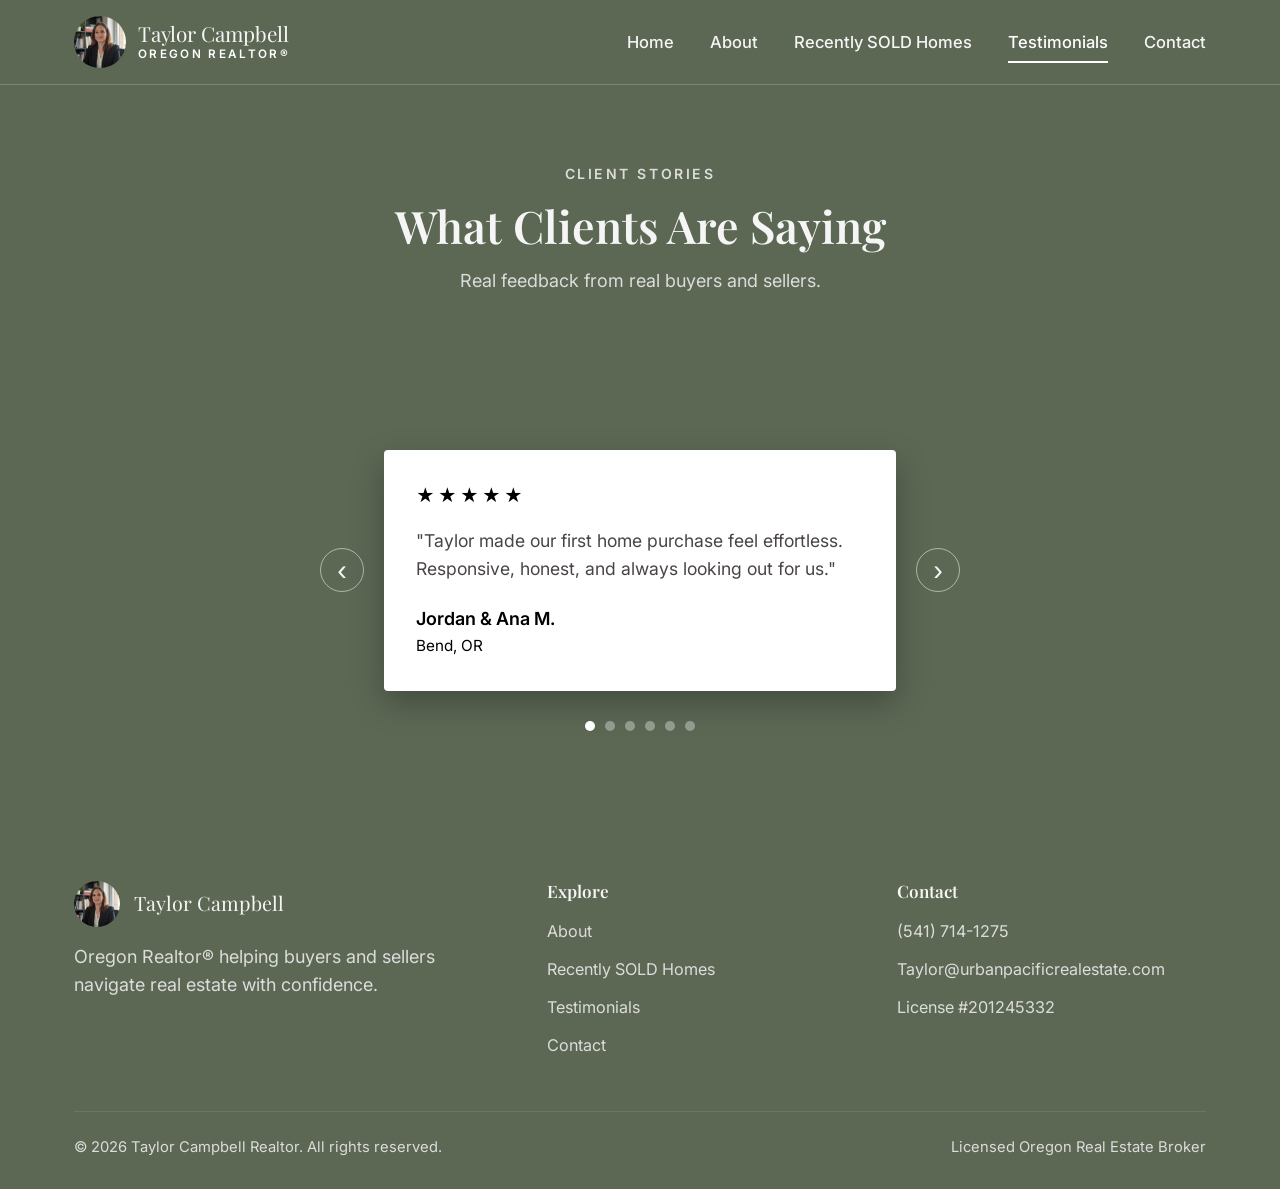
<file: testimonials.html>
<!DOCTYPE html>
<html lang="en">
<head>
<meta charset="UTF-8">
<meta name="viewport" content="width=device-width, initial-scale=1.0">
<title>Testimonials | Taylor Campbell Realtor</title>
<meta name="description" content="Read what clients say about working with Taylor Campbell, Oregon Realtor.">
<link rel="icon" type="image/jpeg" href="assets/images/taylor-office.jpg">
<link rel="preconnect" href="https://fonts.googleapis.com">
<link href="https://fonts.googleapis.com/css2?family=Playfair+Display:wght@500;600;700&family=Inter:wght@400;500;600;700&display=swap" rel="stylesheet">
<link rel="stylesheet" href="assets/css/style.css">
<!-- begin Widget Tracker Code -->
<script>
(function(w,i,d,g,e,t){w["WidgetTrackerObject"]=g;(w[g]=w[g]||function()
{(w[g].q=w[g].q||[]).push(arguments);}),(w[g].ds=1*new Date());(e="script"),
(t=d.createElement(e)),(e=d.getElementsByTagName(e)[0]);t.async=1;t.src=i;
e.parentNode.insertBefore(t,e);})
(window,"https://widgetbe.com/agent",document,"widgetTracker");
window.widgetTracker("create", "WT-QEOHYSGW");
window.widgetTracker("send", "pageview");
</script>
<!-- end Widget Tracker Code -->
</head>
<body>

<header class="site-header">
  <div class="container">
    <a href="index.html" class="brand">
      <img src="assets/images/taylor-office.jpg" alt="Taylor Campbell, Oregon Realtor">
      <span class="brand-name">Taylor Campbell<span>OREGON REALTOR&reg;</span></span>
    </a>
    <nav class="main-nav">
      <a href="index.html">Home</a>
      <a href="about.html">About</a>
      <a href="listings.html">Recently SOLD Homes</a>
      <a href="testimonials.html">Testimonials</a>
      <a href="contact.html">Contact</a>
    </nav>
    <button class="nav-toggle" aria-label="Toggle navigation">
      <span></span><span></span><span></span>
    </button>
  </div>
</header>

<section class="page-hero">
  <div class="container">
    <p class="eyebrow">Client Stories</p>
    <h1>What Clients Are Saying</h1>
    <p>Real feedback from real buyers and sellers.</p>
  </div>
</section>

<section class="section section-alt">
  <div class="container">
    <div class="testimonial-carousel">
      <button class="carousel-arrow carousel-prev" aria-label="Previous review">&#8249;</button>
      <div class="carousel-track">

        <div class="testimonial-card is-active">
          <p class="stars">&#9733;&#9733;&#9733;&#9733;&#9733;</p>
          <p class="quote">"Taylor made our first home purchase feel effortless. Responsive, honest, and always looking out for us."</p>
          <p class="who">Jordan &amp; Ana M.</p>
          <p class="where">Bend, OR</p>
        </div>

        <div class="testimonial-card">
          <p class="stars">&#9733;&#9733;&#9733;&#9733;&#9733;</p>
          <p class="quote">"We sold above asking in under two weeks. Taylor's market knowledge is unmatched."</p>
          <p class="who">Marcus T.</p>
          <p class="where">Portland, OR</p>
        </div>

        <div class="testimonial-card">
          <p class="stars">&#9733;&#9733;&#9733;&#9733;&#9733;</p>
          <p class="quote">"Patient, knowledgeable, and genuinely cares. We recommend Taylor to everyone we know."</p>
          <p class="who">Priya S.</p>
          <p class="where">Salem, OR</p>
        </div>

        <div class="testimonial-card">
          <p class="stars">&#9733;&#9733;&#9733;&#9733;&#9733;</p>
          <p class="quote">"From our first meeting to closing day, Taylor kept us informed every step of the way."</p>
          <p class="who">The Nguyen Family</p>
          <p class="where">Eugene, OR</p>
        </div>

        <div class="testimonial-card">
          <p class="stars">&#9733;&#9733;&#9733;&#9733;&#9733;</p>
          <p class="quote">"As out-of-state buyers, we needed someone we could trust completely. Taylor exceeded expectations."</p>
          <p class="who">Sam R.</p>
          <p class="where">Redmond, OR</p>
        </div>

        <div class="testimonial-card">
          <p class="stars">&#9733;&#9733;&#9733;&#9733;&#9733;</p>
          <p class="quote">"Negotiated a great price on our behalf and made the whole process stress-free."</p>
          <p class="who">Elena V.</p>
          <p class="where">Bend, OR</p>
        </div>

      </div>
      <button class="carousel-arrow carousel-next" aria-label="Next review">&#8250;</button>
    </div>
    <div class="carousel-dots">
      <button class="dot is-active" data-index="0" aria-label="Review 1"></button>
      <button class="dot" data-index="1" aria-label="Review 2"></button>
      <button class="dot" data-index="2" aria-label="Review 3"></button>
      <button class="dot" data-index="3" aria-label="Review 4"></button>
      <button class="dot" data-index="4" aria-label="Review 5"></button>
      <button class="dot" data-index="5" aria-label="Review 6"></button>
    </div>
  </div>
</section>

<footer class="site-footer">
  <div class="container">
    <div class="footer-grid">
      <div>
        <div class="footer-brand">
          <img src="assets/images/taylor-office.jpg" alt="Taylor Campbell, Oregon Realtor">
          <span>Taylor Campbell</span>
        </div>
        <p>Oregon Realtor&reg; helping buyers and sellers navigate real estate with confidence.</p>
      </div>
      <div class="footer-col">
        <h4>Explore</h4>
        <ul>
          <li><a href="about.html">About</a></li>
          <li><a href="listings.html">Recently SOLD Homes</a></li>
          <li><a href="testimonials.html">Testimonials</a></li>
          <li><a href="contact.html">Contact</a></li>
        </ul>
      </div>
      <div class="footer-col">
        <h4>Contact</h4>
        <ul>
          <li>(541) 714-1275</li>
          <li>Taylor@urbanpacificrealestate.com</li>
          <li>License #201245332</li>
        </ul>
      </div>
    </div>
    <div class="footer-bottom">
      <span>&copy; 2026 Taylor Campbell Realtor. All rights reserved.</span>
      <span>Licensed Oregon Real Estate Broker</span>
    </div>
  </div>
</footer>

<script src="assets/js/main.js"></script>
</body>
</html>
</file>
<file: assets/css/style.css>
/* ===== Brand tokens ===== */
:root {
  --color-bg: #5C6854;
  --color-gold: #ffffff;
  --color-gold-dark: #000000;
  --color-cream: #f5f5f5;
  --color-text-muted: #dcdcdc;
  --font-serif: 'Playfair Display', Georgia, 'Times New Roman', serif;
  --font-sans: 'Inter', -apple-system, BlinkMacSystemFont, sans-serif;
  --radius: 4px;
  --max-width: 1180px;
  --transition: 0.25s ease;
}

* { box-sizing: border-box; margin: 0; padding: 0; }

html { scroll-behavior: smooth; font-size: 18px; overflow-x: hidden; }

body {
  font-family: var(--font-sans);
  background: var(--color-cream);
  color: var(--color-gold-dark);
  line-height: 1.6;
  -webkit-font-smoothing: antialiased;
  overflow-x: hidden;
}

img { max-width: 100%; display: block; }

a { color: inherit; text-decoration: none; }

ul { list-style: none; }

h1, h2, h3, h4 {
  font-family: var(--font-serif);
  font-weight: 600;
  line-height: 1.2;
}

.container {
  max-width: var(--max-width);
  margin: 0 auto;
  padding: 0 24px;
}

.eyebrow {
  display: inline-block;
  font-family: var(--font-sans);
  font-size: 0.78rem;
  letter-spacing: 0.18em;
  text-transform: uppercase;
  color: var(--color-gold);
  font-weight: 600;
  margin-bottom: 14px;
}

.section:not(.section-alt) .eyebrow { color: var(--color-gold-dark); }

/* ===== Buttons ===== */
.btn {
  display: inline-flex;
  align-items: center;
  justify-content: center;
  gap: 8px;
  padding: 14px 30px;
  border-radius: var(--radius);
  font-weight: 600;
  font-size: 0.95rem;
  letter-spacing: 0.02em;
  border: 2px solid transparent;
  cursor: pointer;
  transition: var(--transition);
  white-space: normal;
  text-align: center;
  max-width: 100%;
}

.btn-gold {
  background: var(--color-gold);
  color: var(--color-gold-dark);
  border-color: var(--color-gold);
}
.btn-gold:hover { background: var(--color-gold-dark); border-color: var(--color-gold-dark); color: var(--color-gold); }

.btn-outline {
  background: transparent;
  color: var(--color-cream);
  border-color: var(--color-cream);
}
.btn-outline:hover { background: var(--color-cream); color: var(--color-gold-dark); }

.btn-outline-dark {
  background: transparent;
  color: var(--color-gold-dark);
  border-color: var(--color-gold-dark);
}
.btn-outline-dark:hover { background: var(--color-gold-dark); color: var(--color-gold); }

/* ===== Header ===== */
.site-header {
  position: sticky;
  top: 0;
  z-index: 100;
  background: var(--color-bg);
  border-bottom: 1px solid rgba(255, 255, 255, 0.2);
}

.site-header .container {
  display: flex;
  align-items: center;
  justify-content: space-between;
  height: 84px;
}

.brand {
  display: flex;
  align-items: center;
  gap: 12px;
}

.brand img { height: 52px; width: 52px; border-radius: 50%; object-fit: cover; }

.brand-name {
  font-family: var(--font-serif);
  color: var(--color-cream);
  font-size: 1.15rem;
  line-height: 1.1;
}

.brand-name span {
  display: block;
  font-family: var(--font-sans);
  font-size: 0.65rem;
  letter-spacing: 0.2em;
  color: var(--color-gold);
  font-weight: 600;
  margin-top: 3px;
}

.main-nav {
  display: flex;
  align-items: center;
  gap: 36px;
}

.main-nav a {
  color: var(--color-cream);
  font-size: 0.92rem;
  font-weight: 500;
  position: relative;
  padding: 4px 0;
  transition: color var(--transition);
}

.main-nav a:hover,
.main-nav a.active { color: var(--color-gold); }

.main-nav a.active::after {
  content: '';
  position: absolute;
  bottom: -4px;
  left: 0;
  right: 0;
  height: 2px;
  background: var(--color-gold);
}

.nav-toggle {
  display: none;
  flex-direction: column;
  gap: 5px;
  background: none;
  border: none;
  cursor: pointer;
  padding: 6px;
}
.nav-toggle span {
  width: 26px;
  height: 2px;
  background: var(--color-cream);
}

/* ===== Hero ===== */
.hero {
  background: var(--color-bg);
  color: var(--color-cream);
  padding: 90px 0 100px;
  position: relative;
  overflow: hidden;
}

.hero::before {
  content: '';
  position: absolute;
  inset: 0;
  background: radial-gradient(circle at 80% 20%, rgba(255,255,255,0.10), transparent 55%);
}

.hero .container {
  position: relative;
  display: grid;
  grid-template-columns: 1fr;
  gap: 60px;
  align-items: center;
}

.hero h1 {
  font-size: clamp(2.4rem, 4vw, 3.4rem);
  margin-bottom: 22px;
}

.hero h1 em {
  color: var(--color-gold);
  font-style: normal;
}

.hero p {
  color: var(--color-text-muted);
  font-size: 1.08rem;
  max-width: 46ch;
  margin-bottom: 34px;
}

.hero-actions { display: flex; gap: 16px; flex-wrap: wrap; }

/* ===== Stats ===== */
.stats {
  background: var(--color-cream);
  padding: 56px 0;
  border-bottom: 1px solid rgba(43,39,39,0.08);
}

.stats .container {
  display: grid;
  grid-template-columns: repeat(4, 1fr);
  gap: 24px;
  text-align: center;
}

.stat h3 {
  font-size: 2.2rem;
  color: var(--color-gold-dark);
}

.stat p {
  font-size: 0.85rem;
  letter-spacing: 0.05em;
  text-transform: uppercase;
  color: var(--color-gold-dark);
  opacity: 0.7;
  margin-top: 6px;
}

/* ===== Section headers ===== */
.section {
  padding: 90px 0;
}

.section-alt { background: var(--color-bg); color: var(--color-cream); }
.section-alt .section-head p { color: var(--color-text-muted); }

.section-head {
  text-align: center;
  max-width: 640px;
  margin: 0 auto 56px;
}

.section-head h2 { font-size: clamp(1.8rem, 3vw, 2.4rem); margin-bottom: 16px; }
.section-head p { color: #55504f; }

.section-foot { text-align: center; margin-top: 48px; }

/* ===== Listing cards ===== */
.listing-grid {
  display: grid;
  grid-template-columns: repeat(3, 1fr);
  gap: 30px;
}

.listing-card {
  background: #fff;
  border-radius: var(--radius);
  overflow: hidden;
  border-top: 3px solid var(--color-gold-dark);
  box-shadow: 0 12px 32px rgba(43,39,39,0.16);
  transition: transform var(--transition), box-shadow var(--transition);
}

.listing-card:hover {
  transform: translateY(-6px);
  box-shadow: 0 20px 42px rgba(43,39,39,0.24);
}

.listing-photo {
  height: 210px;
  position: relative;
  display: flex;
  align-items: flex-end;
  padding: 16px;
  overflow: hidden;
}

.listing-photo img {
  position: absolute;
  inset: 0;
  width: 100%;
  height: 100%;
  object-fit: cover;
  z-index: 0;
}

.listing-tag {
  position: absolute;
  top: 16px;
  left: 16px;
  z-index: 1;
  background: var(--color-gold);
  color: var(--color-gold-dark);
  font-size: 0.72rem;
  font-weight: 700;
  letter-spacing: 0.06em;
  text-transform: uppercase;
  padding: 5px 12px;
  border-radius: 3px;
}

.listing-tag.sold { background: var(--color-gold-dark); color: var(--color-gold); }
.listing-tag.pending { background: var(--color-cream); color: var(--color-gold-dark); }

.listing-price {
  position: relative;
  z-index: 1;
  color: #fff;
  font-family: var(--font-serif);
  font-size: 1.4rem;
  text-shadow: 0 2px 8px rgba(0,0,0,0.35);
}

.listing-body { padding: 22px; }

.listing-body h3 { font-size: 1.15rem; margin-bottom: 6px; }

.listing-body .address { color: #6b6565; font-size: 0.92rem; margin-bottom: 14px; }

.listing-meta {
  display: flex;
  gap: 18px;
  font-size: 0.85rem;
  color: #6b6565;
  border-top: 1px solid #eee;
  padding-top: 14px;
}

.filter-bar {
  display: flex;
  justify-content: center;
  gap: 12px;
  margin-bottom: 48px;
  flex-wrap: wrap;
}

.filter-btn {
  padding: 10px 22px;
  border: 1px solid rgba(43,39,39,0.2);
  border-radius: 999px;
  background: transparent;
  font-size: 0.88rem;
  font-weight: 600;
  cursor: pointer;
  transition: var(--transition);
}

.filter-btn.active,
.filter-btn:hover {
  background: var(--color-gold-dark);
  color: var(--color-gold);
  border-color: var(--color-gold-dark);
}

/* ===== Testimonials ===== */
.testimonial-carousel {
  display: flex;
  align-items: center;
  justify-content: center;
  gap: 20px;
  max-width: 640px;
  margin: 0 auto;
}

.carousel-track { flex: 1; min-width: 0; }

.carousel-arrow {
  flex-shrink: 0;
  width: 44px;
  height: 44px;
  border-radius: 50%;
  border: 1px solid rgba(255,255,255,0.5);
  background: transparent;
  color: var(--color-cream);
  font-size: 1.6rem;
  line-height: 1;
  cursor: pointer;
  transition: var(--transition);
}

.carousel-arrow:hover { background: var(--color-gold); color: var(--color-gold-dark); border-color: var(--color-gold); }

.carousel-dots {
  display: flex;
  justify-content: center;
  gap: 10px;
  margin-top: 30px;
}

.dot {
  width: 10px;
  height: 10px;
  border-radius: 50%;
  border: none;
  background: rgba(255,255,255,0.35);
  cursor: pointer;
  padding: 0;
}

.dot.is-active { background: var(--color-gold); }

.testimonial-card {
  background: #ffffff;
  border-radius: var(--radius);
  padding: 32px;
  box-shadow: 0 12px 32px rgba(0,0,0,0.28);
  transition: transform var(--transition), box-shadow var(--transition);
}

.carousel-track .testimonial-card { display: none; }
.carousel-track .testimonial-card.is-active { display: block; }

.testimonial-card:hover {
  transform: translateY(-6px);
  box-shadow: 0 18px 42px rgba(0,0,0,0.34);
}

.testimonial-card .stars { color: var(--color-gold-dark); letter-spacing: 3px; margin-bottom: 16px; }
.testimonial-card p.quote { color: #4a4444; margin-bottom: 22px; font-size: 0.98rem; }
.testimonial-card .who { font-weight: 600; color: var(--color-gold-dark); }
.testimonial-card .where { font-size: 0.85rem; color: var(--color-gold-dark); }

/* ===== Buyers & Sellers ===== */
.bs-grid {
  display: grid;
  grid-template-columns: 1fr 1fr;
  gap: 30px;
}

.bs-card {
  display: flex;
  flex-direction: column;
  background: #fff;
  border-radius: var(--radius);
  border-top: 3px solid var(--color-gold-dark);
  box-shadow: 0 12px 32px rgba(43,39,39,0.14);
  padding: 40px 36px;
}

.bs-card > .btn { margin-top: auto; }

.bs-icon { width: 56px; height: 56px; margin-bottom: 20px; }

.bs-card h3 { font-size: 1.4rem; margin-bottom: 14px; }

.bs-card > p { color: #4a4444; margin-bottom: 24px; }

.bs-list { margin-bottom: 30px; display: grid; gap: 10px; }

.bs-list li {
  display: flex;
  gap: 10px;
  align-items: flex-start;
  font-size: 0.92rem;
  color: #3a3535;
}

.bs-list li::before {
  content: '\2713';
  color: var(--color-gold-dark);
  font-weight: 700;
}

/* ===== CTA banner ===== */
.cta-banner {
  background: var(--color-gold-dark);
  color: var(--color-gold);
  padding: 64px 0;
  text-align: center;
}

.cta-banner h2 { font-size: clamp(1.6rem, 3vw, 2.2rem); margin-bottom: 14px; }
.cta-banner p { margin-bottom: 28px; opacity: 0.85; }

/* ===== About page ===== */
.about-grid {
  display: grid;
  grid-template-columns: 0.85fr 1.15fr;
  gap: 60px;
  align-items: center;
}

.about-photo {
  aspect-ratio: 4/5;
  border-radius: var(--radius);
  overflow: hidden;
  border: 1px solid rgba(0,0,0,0.15);
}

.about-photo img { width: 100%; height: 100%; object-fit: cover; }

.about-copy p { margin-bottom: 18px; color: #4a4444; }

.credentials {
  margin-top: 28px;
  display: grid;
  grid-template-columns: 1fr 1fr;
  gap: 14px;
}

.credentials li {
  display: flex;
  gap: 10px;
  align-items: flex-start;
  font-size: 0.92rem;
}

.credentials li::before {
  content: '\2713';
  color: var(--color-gold-dark);
  font-weight: 700;
}

/* ===== Contact ===== */
.contact-grid {
  display: grid;
  grid-template-columns: 1fr 1fr;
  gap: 60px;
}

.contact-info-card {
  background: var(--color-bg);
  color: var(--color-cream);
  border-radius: var(--radius);
  padding: 40px;
}

.contact-info-card h3 { color: var(--color-gold); margin-bottom: 22px; font-size: 1.2rem; }

.info-row { display: flex; gap: 14px; margin-bottom: 22px; align-items: flex-start; }
.info-row .label { font-size: 0.78rem; text-transform: uppercase; letter-spacing: 0.08em; color: var(--color-gold); margin-bottom: 4px; }
.info-row .value { color: var(--color-text-muted); }

.social-row { display: flex; gap: 14px; margin-top: 28px; }
.social-row a {
  width: 40px; height: 40px;
  border: 1px solid var(--color-gold);
  border-radius: 50%;
  display: flex; align-items: center; justify-content: center;
  color: var(--color-gold);
  font-size: 0.85rem;
  transition: var(--transition);
}
.social-row a:hover { background: var(--color-gold); color: var(--color-gold-dark); }

.contact-form { display: grid; gap: 20px; }

.form-row { display: grid; grid-template-columns: 1fr 1fr; gap: 20px; }

.field label {
  display: block;
  font-size: 0.85rem;
  font-weight: 600;
  margin-bottom: 8px;
}

.field input,
.field textarea {
  width: 100%;
  padding: 13px 16px;
  border: 1px solid rgba(43,39,39,0.2);
  border-radius: var(--radius);
  font-family: var(--font-sans);
  font-size: 0.95rem;
  background: #fff;
}

.field input:focus,
.field textarea:focus {
  outline: none;
  border-color: var(--color-gold-dark);
}

.form-note {
  font-size: 0.85rem;
  color: #6b6565;
}

.form-guide-banner {
  display: none;
  background: #fff7e0;
  border: 1px solid #e8cf7a;
  color: #6b5410;
  padding: 14px 18px;
  border-radius: var(--radius);
  font-size: 0.9rem;
  font-weight: 600;
}

.form-guide-banner.visible { display: block; }

.form-success {
  display: none;
  background: #eafaf0;
  border: 1px solid #8fd6a8;
  color: #1e6b3a;
  padding: 14px 18px;
  border-radius: var(--radius);
  font-size: 0.9rem;
}

.form-success.visible { display: block; }

.form-error {
  display: none;
  background: #fdecec;
  border: 1px solid #e8a3a3;
  color: #8a2020;
  padding: 14px 18px;
  border-radius: var(--radius);
  font-size: 0.9rem;
}

.form-error.visible { display: block; }

/* ===== Footer ===== */
.site-footer {
  background: var(--color-bg);
  color: var(--color-text-muted);
  padding: 60px 0 30px;
}

.footer-grid {
  display: grid;
  grid-template-columns: 1.4fr 1fr 1fr;
  gap: 40px;
  margin-bottom: 40px;
}

.footer-brand { display: flex; gap: 14px; align-items: center; margin-bottom: 16px; }
.footer-brand img { height: 46px; width: 46px; border-radius: 50%; object-fit: cover; }
.footer-brand span { font-family: var(--font-serif); color: var(--color-cream); font-size: 1.1rem; }

.footer-col h4 {
  color: var(--color-cream);
  font-size: 0.95rem;
  margin-bottom: 18px;
}

.footer-col ul li { margin-bottom: 12px; font-size: 0.9rem; }
.footer-col ul li a:hover { color: var(--color-gold); }

.footer-bottom {
  border-top: 1px solid rgba(245,245,245,0.1);
  padding-top: 24px;
  display: flex;
  justify-content: space-between;
  font-size: 0.82rem;
  flex-wrap: wrap;
  gap: 10px;
}

/* ===== Page hero (interior pages) ===== */
.page-hero {
  background: var(--color-bg);
  color: var(--color-cream);
  padding: 64px 0;
  text-align: center;
}
.page-hero h1 { font-size: clamp(2rem, 3.5vw, 2.8rem); }
.page-hero p { color: var(--color-text-muted); margin-top: 14px; }

/* ===== Responsive ===== */
@media (max-width: 900px) {
  .hero .container { text-align: center; }
  .hero p { margin-left: auto; margin-right: auto; }
  .hero-actions { justify-content: center; }
  .stats .container { grid-template-columns: repeat(2, 1fr); }
  .listing-grid, .testimonial-grid { grid-template-columns: repeat(2, 1fr); }
  .about-grid, .contact-grid { grid-template-columns: 1fr; }
  .bs-grid { grid-template-columns: 1fr; }
  .footer-grid { grid-template-columns: 1fr 1fr; }
}

@media (max-width: 720px) {
  .main-nav { position: fixed; top: 84px; left: 0; right: 0; background: var(--color-bg); flex-direction: column; align-items: flex-start; padding: 24px; gap: 20px; transform: translateY(-140%); transition: transform var(--transition); border-bottom: 1px solid rgba(255,255,255,0.2); }
  .main-nav.open { transform: translateY(0); }
  .nav-toggle { display: flex; }
  .listing-grid { grid-template-columns: 1fr; }
  .form-row { grid-template-columns: 1fr; }
  .footer-grid { grid-template-columns: 1fr; }
  .footer-bottom { flex-direction: column; }
  .testimonial-carousel { gap: 10px; }
  .carousel-arrow { width: 36px; height: 36px; font-size: 1.3rem; }
}

#listings-map { width: 100%; max-width: 100%; height: 520px; border-radius: 12px; overflow: hidden; }
.map-popup { display: flex; flex-direction: column; width: 200px; }
.map-popup img { width: 100%; height: 120px; object-fit: cover; border-radius: 6px 6px 0 0; }
.map-popup-body { padding: 10px 4px 2px; }
.map-popup-body h4 { font-size: 0.95rem; margin: 0 0 4px; }
.map-popup-body p { font-size: 0.82rem; color: #55504f; margin: 0 0 4px; }
.map-popup-meta { color: var(--color-gold-dark) !important; font-weight: 600; }

@media (max-width: 720px) {
  #listings-map { height: 400px; }
}
</file>
